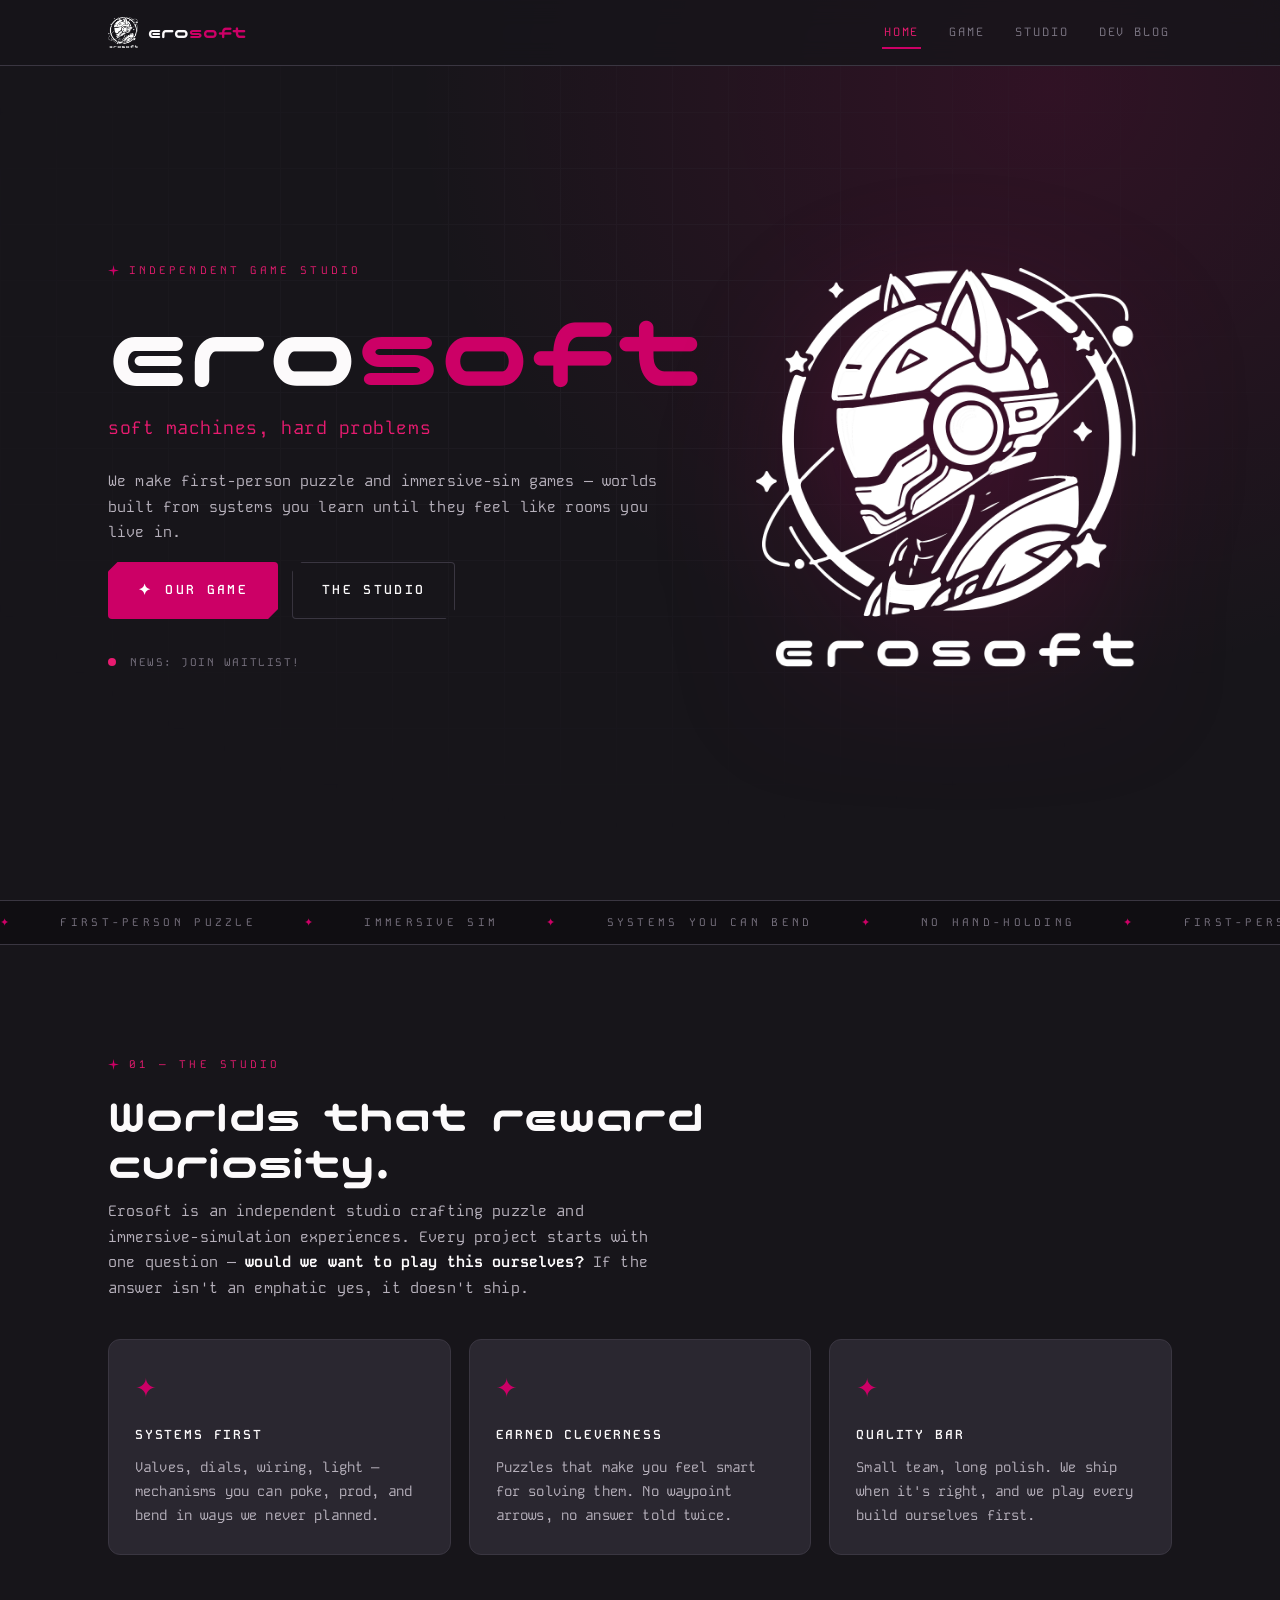
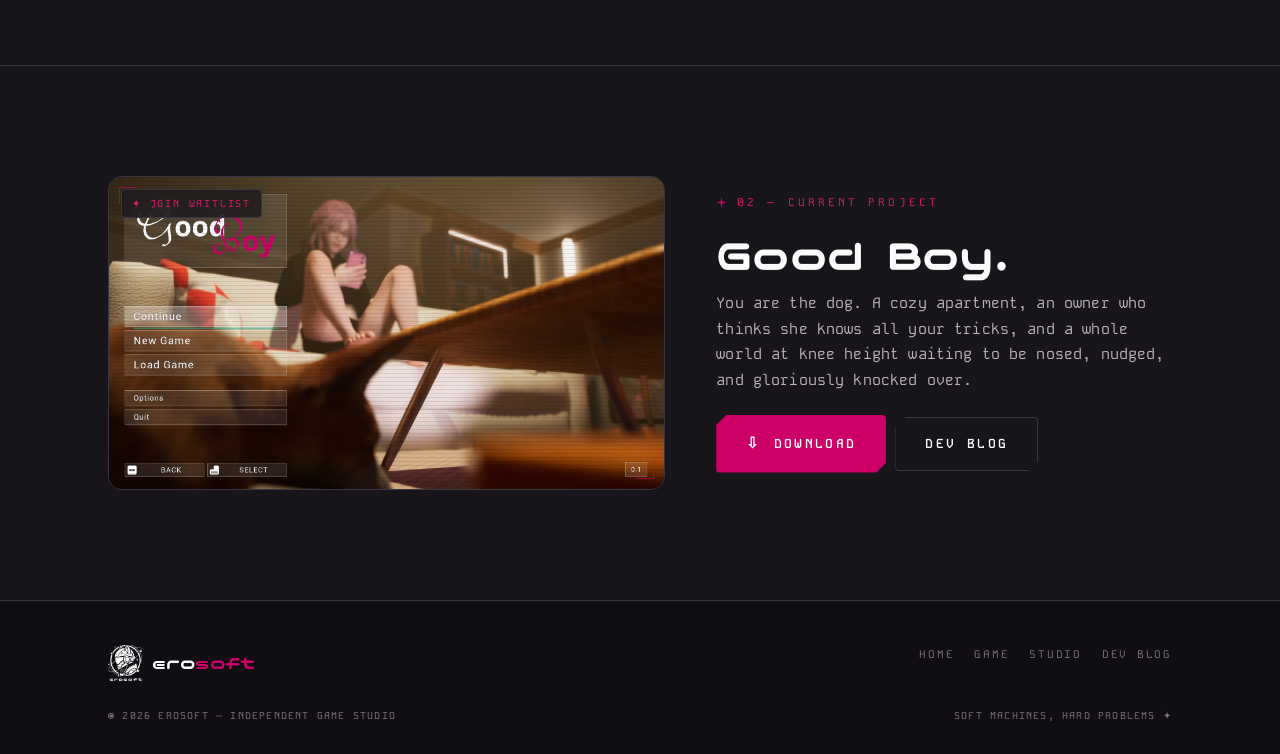
<file: index.html>
<!DOCTYPE html>
<html lang="en">
<head>
<meta charset="UTF-8">
<meta name="viewport" content="width=device-width, initial-scale=1.0">
<title>erosoft — independent game studio</title>
<meta name="description" content="erosoft makes first-person puzzle and immersive-sim games. Soft machines, hard problems.">
<link rel="icon" type="image/png" href="assets/img/logo-rose.png">
<link rel="stylesheet" href="css/style.css">
</head>
<body>

<header class="nav">
  <div class="wrap">
    <a class="brand" href="index.html">
      <img src="assets/img/logo-white.png" alt="erosoft mark">
      <span>ero<b>soft</b></span>
    </a>
    <button class="burger" aria-expanded="false" aria-label="Toggle menu">menu</button>
    <nav class="links">
      <a class="item active" href="index.html">Home</a>
      <a class="item" href="game.html">Game</a>
      <a class="item" href="studio.html">Studio</a>
      <a class="item" href="blog.html">Dev Blog</a>
    </nav>
  </div>
</header>


<section class="hero">
  <div class="grid-bg"></div>
  <div class="starfield" data-count="14"></div>
  <div class="wrap">
    <div>
      <p class="eyebrow"><svg class="spark" viewBox="0 0 24 24" aria-hidden="true"><path d="M12 0 L14 10 L24 12 L14 14 L12 24 L10 14 L0 12 L10 10 Z" fill="currentColor"/></svg>Independent game studio</p>
      <h1>ero<b>soft</b></h1>
      <p class="tag">soft machines, hard problems</p>
      <p>We make first-person puzzle and immersive-sim games &mdash; worlds built from
      systems you learn until they feel like rooms you live in.</p>
      <div class="cta-row">
        <a class="btn" href="game.html"><span class="k">&#10022;</span> Our game</a>
        <a class="btn ghost" href="studio.html">The studio</a>
      </div>
      <div class="status"><span class="dot"></span> News: Join waitlist!</div>
    </div>
    <div class="mark-wrap">
      <img class="mark" src="assets/img/logo-white.png" alt="erosoft logo mark">
    </div>
  </div>
</section>

<div class="marquee" aria-hidden="true">
  <div class="track">
    <span><i>&#10022;</i>first-person puzzle</span><span><i>&#10022;</i>immersive sim</span>
    <span><i>&#10022;</i>systems you can bend</span><span><i>&#10022;</i>no hand-holding</span>
    <span><i>&#10022;</i>first-person puzzle</span><span><i>&#10022;</i>immersive sim</span>
    <span><i>&#10022;</i>systems you can bend</span><span><i>&#10022;</i>no hand-holding</span>
  </div>
</div>

<section class="section">
  <div class="wrap">
    <p class="eyebrow reveal"><svg class="spark" viewBox="0 0 24 24" aria-hidden="true"><path d="M12 0 L14 10 L24 12 L14 14 L12 24 L10 14 L0 12 L10 10 Z" fill="currentColor"/></svg>01 &mdash; The studio</p>
    <h2 class="reveal">Worlds that reward<br>curiosity.</h2>
    <p class="reveal">Erosoft is an independent studio crafting puzzle and immersive-simulation
    experiences. Every project starts with one question &mdash; <strong>would we want to play
    this ourselves?</strong> If the answer isn't an emphatic yes, it doesn't ship.</p>
    <div class="cardgrid" style="margin-top:38px">
      <div class="card reveal">
        <span class="num">&#10022;</span>
        <h3>Systems first</h3>
        <p>Valves, dials, wiring, light &mdash; mechanisms you can poke, prod, and bend in ways we never planned.</p>
      </div>
      <div class="card reveal">
        <span class="num">&#10022;</span>
        <h3>Earned cleverness</h3>
        <p>Puzzles that make you feel smart for solving them. No waypoint arrows, no answer told twice.</p>
      </div>
      <div class="card reveal">
        <span class="num">&#10022;</span>
        <h3>Quality bar</h3>
        <p>Small team, long polish. We ship when it's right, and we play every build ourselves first.</p>
      </div>
    </div>
  </div>
</section>

<hr class="hairline">

<section class="section">
  <div class="wrap">
    <div class="feature">
      <div class="screen hud reveal">
        <img src="assets/img/shot-wide.jpg" alt="Good Boy — a corgi in a cozy apartment living room">
        <div class="scan"></div>
        <span class="chip">&#10022; Join waitlist</span>
      </div>
      <div>
        <p class="eyebrow reveal"><svg class="spark" viewBox="0 0 24 24" aria-hidden="true"><path d="M12 0 L14 10 L24 12 L14 14 L12 24 L10 14 L0 12 L10 10 Z" fill="currentColor"/></svg>02 &mdash; Current project</p>
        <h2 class="reveal">Good Boy.</h2>
        <p class="reveal"><!-- [PLACEHOLDER — swap for the official pitch when ready] -->
        You are the dog. A cozy apartment, an owner who thinks she knows all your
        tricks, and a whole world at knee height waiting to be nosed, nudged, and
        gloriously knocked over.</p>
        <div class="cta-row reveal" style="margin-top:22px">
          <a class="btn" href="game.html"><span class="k">&#8681;</span> Download</a>
          <a class="btn ghost" href="blog.html">Dev blog</a>
        </div>
      </div>
    </div>
  </div>
</section>


<footer>
  <div class="wrap">
    <div class="cols">
      <div class="fbrand">
        <img src="assets/img/logo-white.png" alt="">
        <span>ero<b>soft</b></span>
      </div>
      <nav>
        <a href="index.html">Home</a>
        <a href="game.html">Game</a>
        <a href="studio.html">Studio</a>
        <a href="blog.html">Dev Blog</a>
      </nav>
    </div>
    <div class="legal">
      <span>&copy; 2026 erosoft &mdash; independent game studio</span>
      <span>soft machines, hard problems &#10022;</span>
    </div>
  </div>
</footer>

<script src="js/main.js"></script>
</body>
</html>
</file>
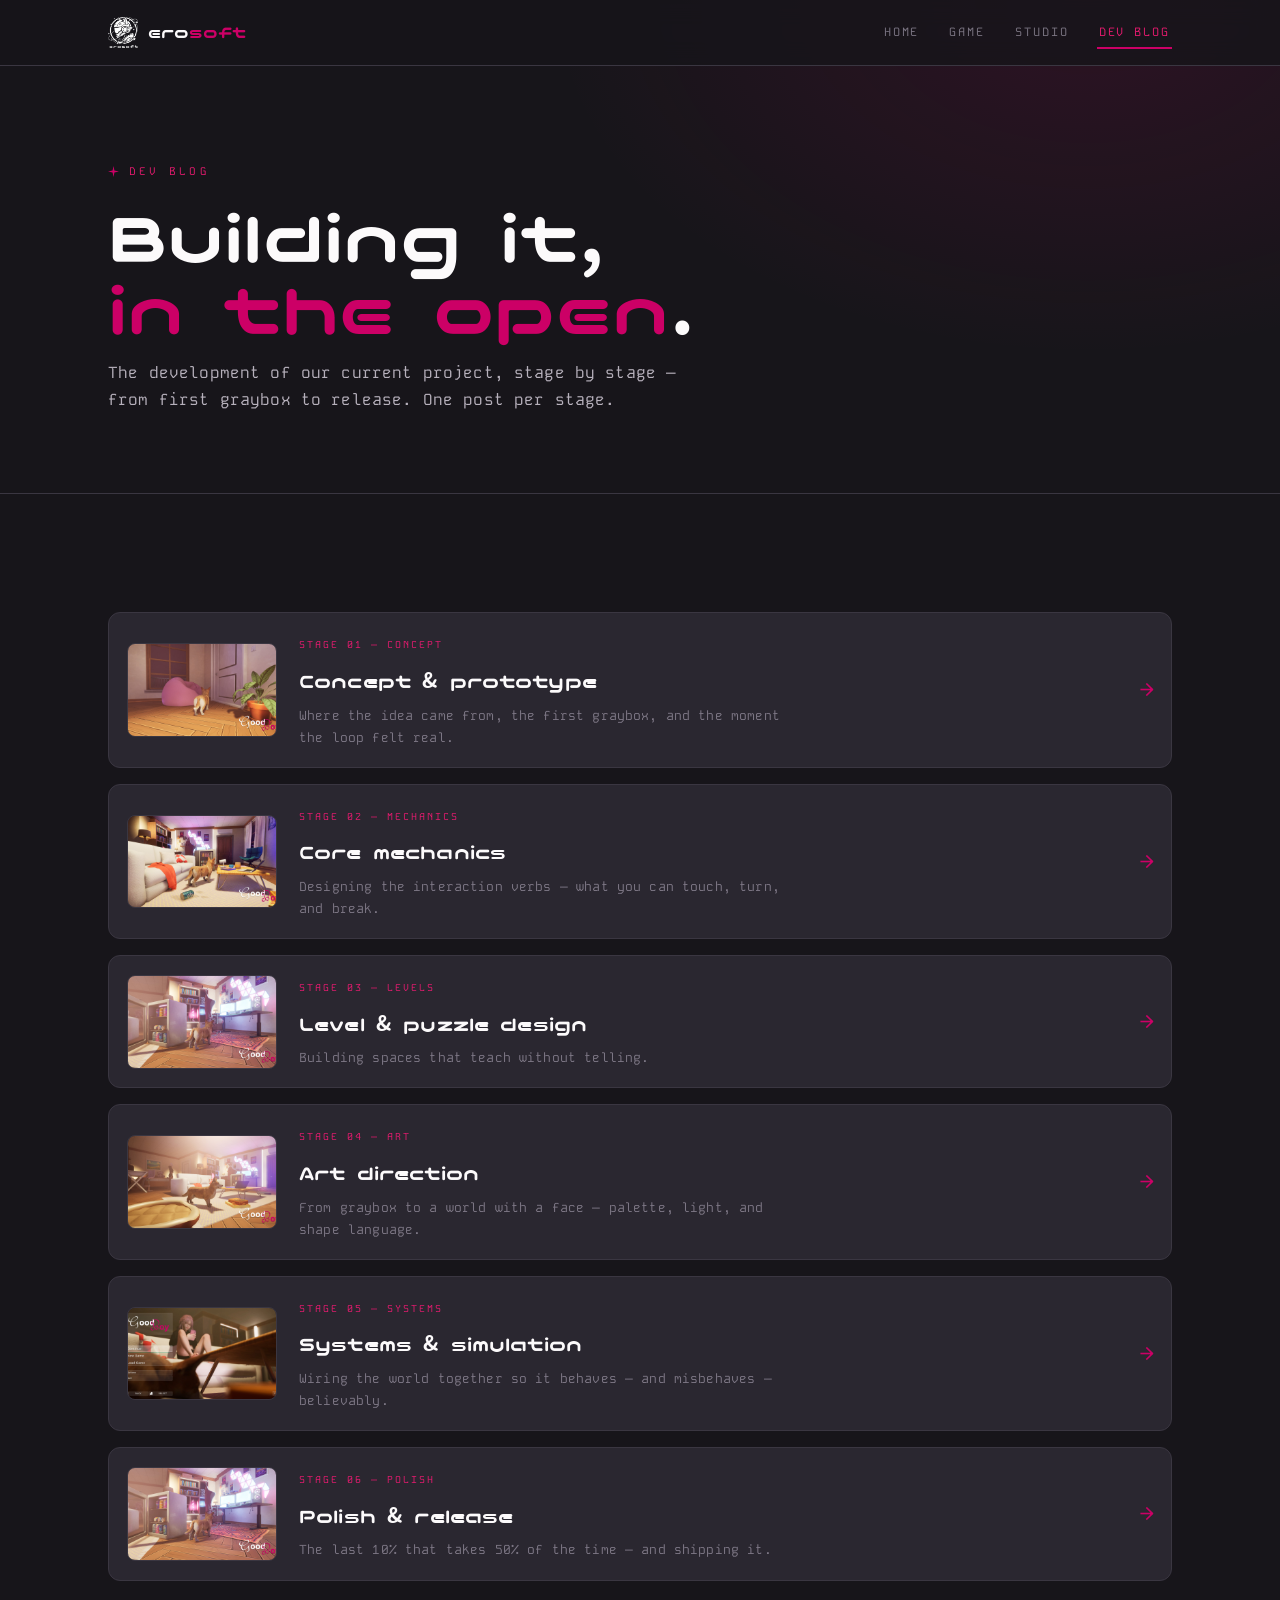
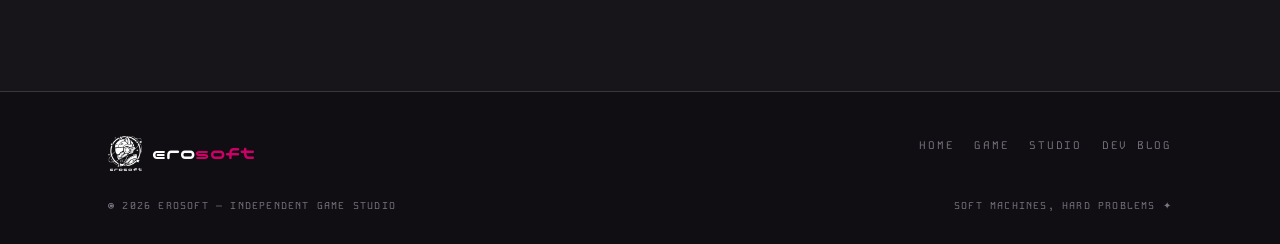
<file: blog.html>
<!DOCTYPE html>
<html lang="en">
<head>
<meta charset="UTF-8">
<meta name="viewport" content="width=device-width, initial-scale=1.0">
<title>Dev Blog — erosoft</title>
<meta name="description" content="Development of our current project, stage by stage.">
<link rel="icon" type="image/png" href="assets/img/logo-rose.png">
<link rel="stylesheet" href="css/style.css">
</head>
<body>

<header class="nav">
  <div class="wrap">
    <a class="brand" href="index.html">
      <img src="assets/img/logo-white.png" alt="erosoft mark">
      <span>ero<b>soft</b></span>
    </a>
    <button class="burger" aria-expanded="false" aria-label="Toggle menu">menu</button>
    <nav class="links">
      <a class="item" href="index.html">Home</a>
      <a class="item" href="game.html">Game</a>
      <a class="item" href="studio.html">Studio</a>
      <a class="item active" href="blog.html">Dev Blog</a>
    </nav>
  </div>
</header>


<section class="pagehead">
  <div class="starfield" data-count="8"></div>
  <div class="wrap">
    <p class="eyebrow"><svg class="spark" viewBox="0 0 24 24" aria-hidden="true"><path d="M12 0 L14 10 L24 12 L14 14 L12 24 L10 14 L0 12 L10 10 Z" fill="currentColor"/></svg>Dev blog</p>
    <h1>Building it,<br><b>in the open</b>.</h1>
    <p class="sub">The development of our current project, stage by stage &mdash; from first
    graybox to release. One post per stage.</p>
  </div>
</section>

<section class="section">
  <div class="wrap">
    <div class="postlist">
      <a class="postcard reveal" href="blog/post-01.html">
        <span class="thumb"><img src="assets/img/shot-menu.jpg" alt=""></span>
        <span>
          <span class="stage">Stage 01 &mdash; concept</span>
          <h3>Concept & prototype</h3>
          <p>Where the idea came from, the first graybox, and the moment the loop felt real.</p>
        </span>
        <span class="arrow">&#8594;</span>
      </a>
      <a class="postcard reveal" href="blog/post-02.html">
        <span class="thumb"><img src="assets/img/shot-hallway.jpg" alt=""></span>
        <span>
          <span class="stage">Stage 02 &mdash; mechanics</span>
          <h3>Core mechanics</h3>
          <p>Designing the interaction verbs — what you can touch, turn, and break.</p>
        </span>
        <span class="arrow">&#8594;</span>
      </a>
      <a class="postcard reveal" href="blog/post-03.html">
        <span class="thumb"><img src="assets/img/shot-living.jpg" alt=""></span>
        <span>
          <span class="stage">Stage 03 &mdash; levels</span>
          <h3>Level & puzzle design</h3>
          <p>Building spaces that teach without telling.</p>
        </span>
        <span class="arrow">&#8594;</span>
      </a>
      <a class="postcard reveal" href="blog/post-04.html">
        <span class="thumb"><img src="assets/img/shot-fridge.jpg" alt=""></span>
        <span>
          <span class="stage">Stage 04 &mdash; art</span>
          <h3>Art direction</h3>
          <p>From graybox to a world with a face — palette, light, and shape language.</p>
        </span>
        <span class="arrow">&#8594;</span>
      </a>
      <a class="postcard reveal" href="blog/post-05.html">
        <span class="thumb"><img src="assets/img/shot-wide.jpg" alt=""></span>
        <span>
          <span class="stage">Stage 05 &mdash; systems</span>
          <h3>Systems & simulation</h3>
          <p>Wiring the world together so it behaves — and misbehaves — believably.</p>
        </span>
        <span class="arrow">&#8594;</span>
      </a>
      <a class="postcard reveal" href="blog/post-06.html">
        <span class="thumb"><img src="assets/img/shot-living.jpg" alt=""></span>
        <span>
          <span class="stage">Stage 06 &mdash; polish</span>
          <h3>Polish & release</h3>
          <p>The last 10% that takes 50% of the time — and shipping it.</p>
        </span>
        <span class="arrow">&#8594;</span>
      </a>
    </div>
  </div>
</section>


<footer>
  <div class="wrap">
    <div class="cols">
      <div class="fbrand">
        <img src="assets/img/logo-white.png" alt="">
        <span>ero<b>soft</b></span>
      </div>
      <nav>
        <a href="index.html">Home</a>
        <a href="game.html">Game</a>
        <a href="studio.html">Studio</a>
        <a href="blog.html">Dev Blog</a>
      </nav>
    </div>
    <div class="legal">
      <span>&copy; 2026 erosoft &mdash; independent game studio</span>
      <span>soft machines, hard problems &#10022;</span>
    </div>
  </div>
</footer>

<script src="js/main.js"></script>
</body>
</html>
</file>
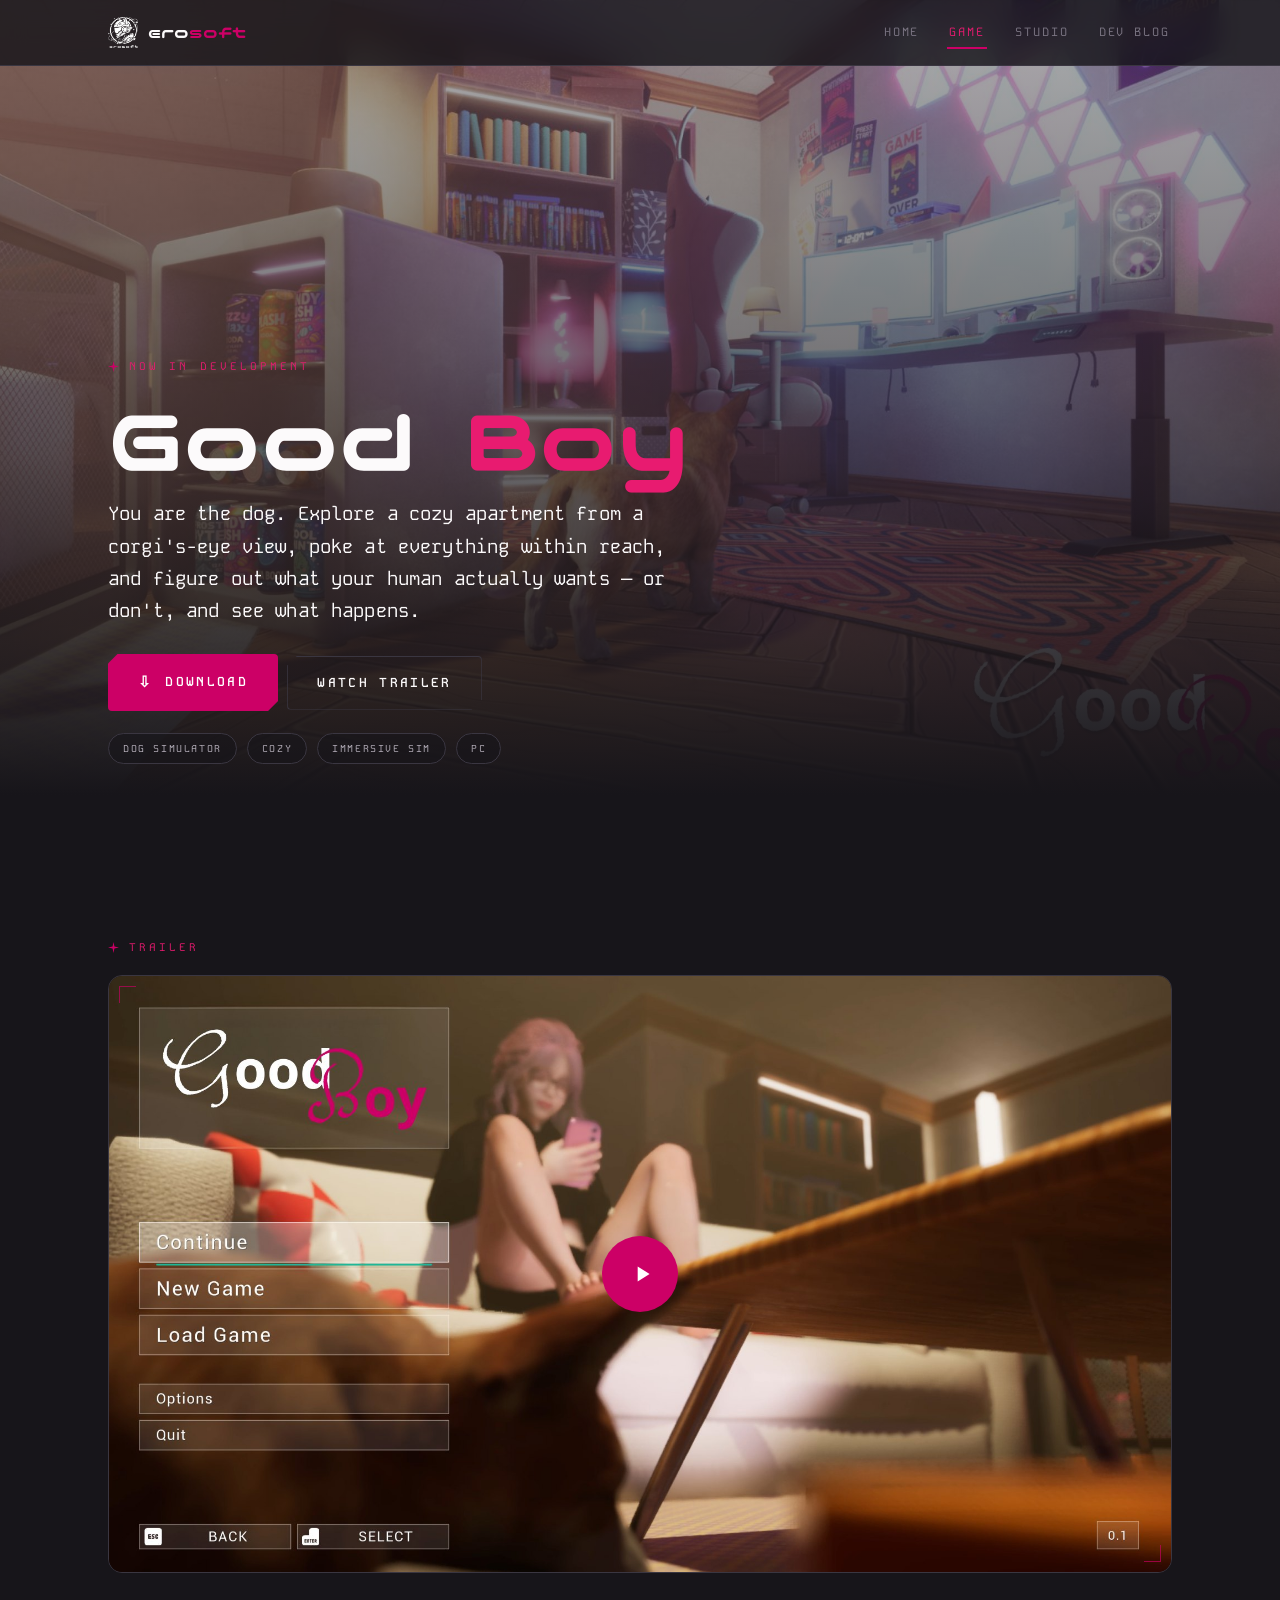
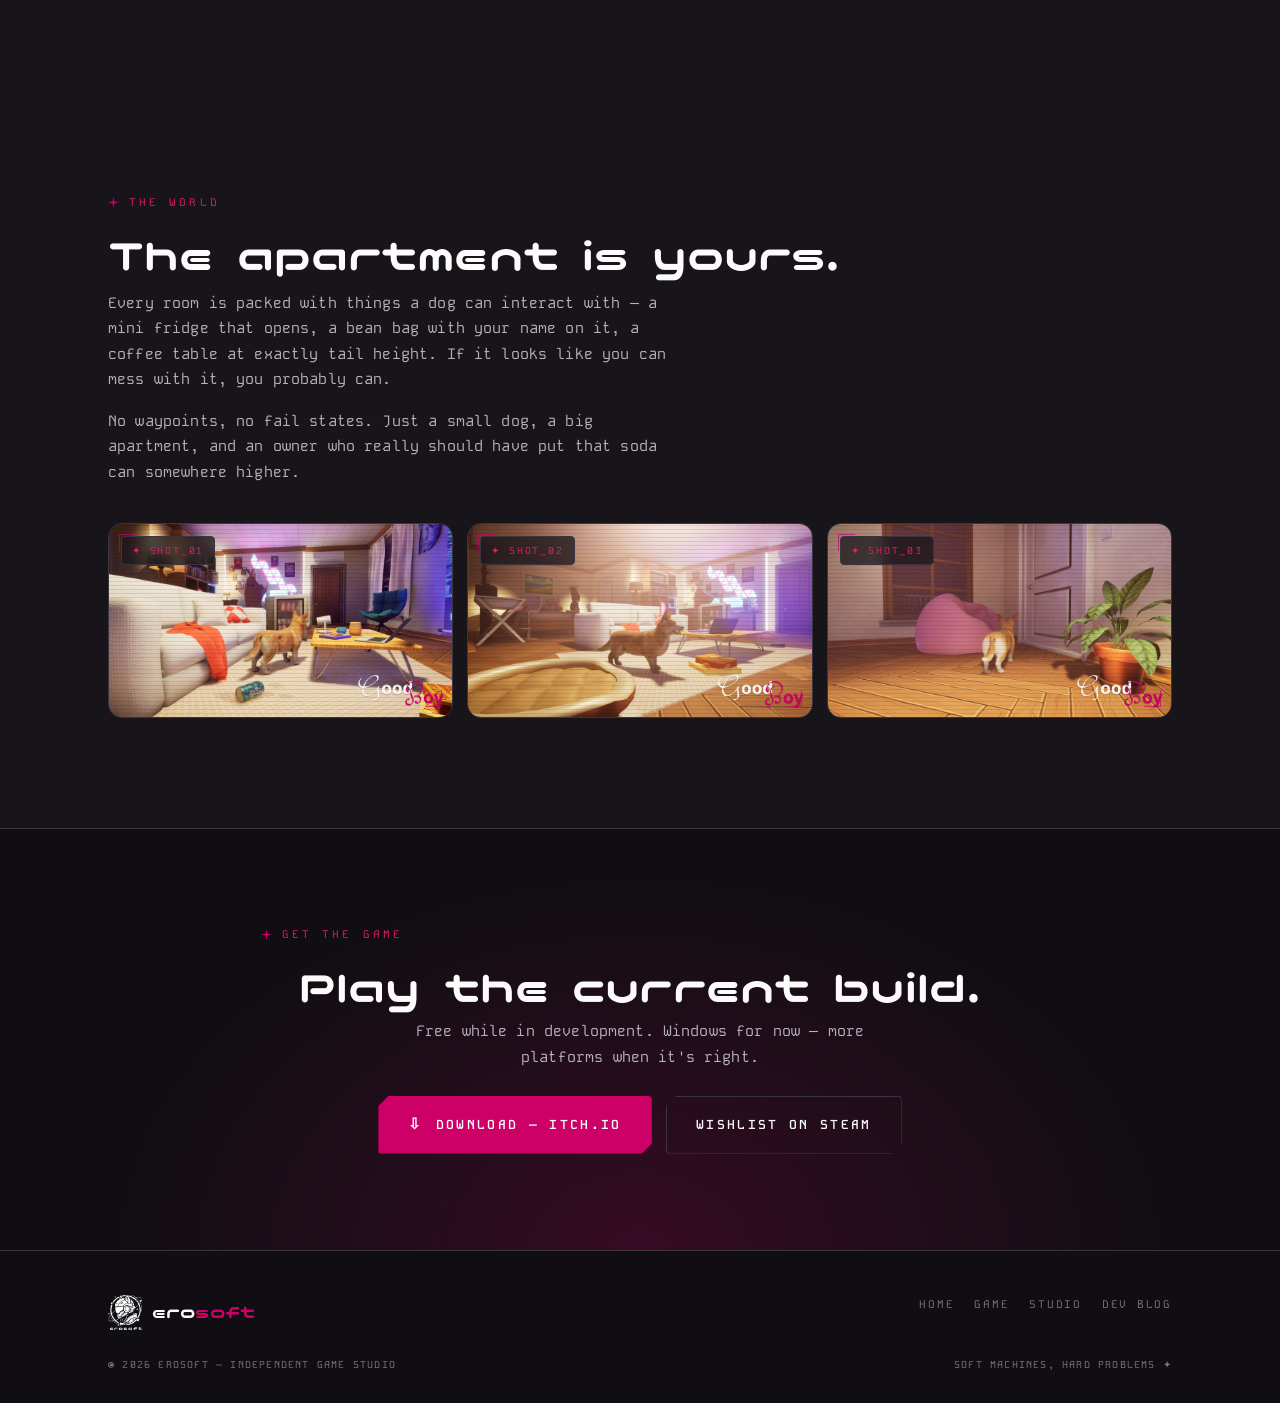
<file: game.html>
<!DOCTYPE html>
<html lang="en">
<head>
<meta charset="UTF-8">
<meta name="viewport" content="width=device-width, initial-scale=1.0">
<title>The Game — erosoft</title>
<meta name="description" content="Our current project: a first-person puzzle game. Watch the trailer and download the build.">
<link rel="icon" type="image/png" href="assets/img/logo-rose.png">
<link rel="stylesheet" href="css/style.css">
</head>
<body>

<header class="nav">
  <div class="wrap">
    <a class="brand" href="index.html">
      <img src="assets/img/logo-white.png" alt="erosoft mark">
      <span>ero<b>soft</b></span>
    </a>
    <button class="burger" aria-expanded="false" aria-label="Toggle menu">menu</button>
    <nav class="links">
      <a class="item" href="index.html">Home</a>
      <a class="item active" href="game.html">Game</a>
      <a class="item" href="studio.html">Studio</a>
      <a class="item" href="blog.html">Dev Blog</a>
    </nav>
  </div>
</header>


<section class="gamehero">
  <div class="bg"><img src="assets/img/shot-living.jpg" alt=""></div>
  <div class="wrap">
    <p class="eyebrow"><svg class="spark" viewBox="0 0 24 24" aria-hidden="true"><path d="M12 0 L14 10 L24 12 L14 14 L12 24 L10 14 L0 12 L10 10 Z" fill="currentColor"/></svg>Now in development</p>
    <h1 class="title">Good <b>Boy</b></h1>
    <p class="pitch"><!-- [PLACEHOLDER — swap for the official pitch from the mariopackage page] -->
    You are the dog. Explore a cozy apartment from a corgi's-eye view, poke at
    everything within reach, and figure out what your human actually wants &mdash;
    or don't, and see what happens.</p>
    <div class="cta-row">
      <a class="btn" href="#download"><span class="k">&#8681;</span> Download</a>
      <a class="btn ghost" href="#trailer">Watch trailer</a>
    </div>
    <div class="badge-row">
      <span class="badge">Dog simulator</span>
      <span class="badge">Cozy</span>
      <span class="badge">Immersive sim</span>
      <span class="badge">PC</span>
    </div>
  </div>
</section>

<section class="section" id="trailer">
  <div class="wrap">
    <p class="eyebrow reveal"><svg class="spark" viewBox="0 0 24 24" aria-hidden="true"><path d="M12 0 L14 10 L24 12 L14 14 L12 24 L10 14 L0 12 L10 10 Z" fill="currentColor"/></svg>Trailer</p>
    <div class="videoframe hud reveal">
      <!-- Drop trailer at assets/video/trailer.mp4 and uncomment: -->
      <video src="assets/video/trailer.mp4" poster="assets/img/shot-wide.jpg" preload="metadata"></video>
      <!-- <img src="assets/img/shot-wide.jpg" alt="Trailer placeholder — Good Boy living room"> -->
      <button class="play" aria-label="Play trailer">
        <svg viewBox="0 0 24 24" fill="currentColor" aria-hidden="true"><path d="M8 5v14l11-7z"/></svg>
      </button>
    </div>
  </div>
</section>

<section class="section">
  <div class="wrap">
    <p class="eyebrow reveal"><svg class="spark" viewBox="0 0 24 24" aria-hidden="true"><path d="M12 0 L14 10 L24 12 L14 14 L12 24 L10 14 L0 12 L10 10 Z" fill="currentColor"/></svg>The world</p>
    <h2 class="reveal">The apartment is yours.</h2>
    <p class="reveal"><!-- [PLACEHOLDER — paragraph 1, official copy] -->
    Every room is packed with things a dog can interact with &mdash; a mini fridge that
    opens, a bean bag with your name on it, a coffee table at exactly tail height.
    If it looks like you can mess with it, you probably can.</p>
    <p class="reveal"><!-- [PLACEHOLDER — paragraph 2, official copy] -->
    No waypoints, no fail states. Just a small dog, a big apartment, and an owner
    who really should have put that soda can somewhere higher.</p>

    <div class="shots" style="margin-top:38px">
      <div class="screen hud reveal">
        <img src="assets/img/shot-hallway.jpg" alt="A corgi trotting past a pink bean bag toward a door">
        <div class="scan"></div><span class="chip">&#10022; shot_01</span>
      </div>
      <div class="screen hud reveal">
        <img src="assets/img/shot-fridge.jpg" alt="The corgi inspecting an open mini fridge full of soda cans">
        <div class="scan"></div><span class="chip">&#10022; shot_02</span>
      </div>
      <div class="screen hud reveal">
        <img src="assets/img/shot-menu.jpg" alt="Good Boy main menu — the owner on the couch, seen from dog height">
        <div class="scan"></div><span class="chip">&#10022; shot_03</span>
      </div>
    </div>
  </div>
</section>

<section class="dlband" id="download">
  <div class="wrap">
    <p class="eyebrow" style="justify-content:center"><svg class="spark" viewBox="0 0 24 24" aria-hidden="true"><path d="M12 0 L14 10 L24 12 L14 14 L12 24 L10 14 L0 12 L10 10 Z" fill="currentColor"/></svg>Get the game</p>
    <h2>Play the current build.</h2>
    <p style="margin:0 auto;max-width:52ch">Free while in development. Windows for now &mdash; more platforms when it's right.</p>
    <div class="stores">
      <a class="btn" href="https://erosoft-studio.itch.io/good-boy"><span class="k">&#8681;</span> Download &mdash; itch.io</a>
      <a class="btn ghost" href="#">Wishlist on Steam</a>
    </div>
  </div>
</section>


<footer>
  <div class="wrap">
    <div class="cols">
      <div class="fbrand">
        <img src="assets/img/logo-white.png" alt="">
        <span>ero<b>soft</b></span>
      </div>
      <nav>
        <a href="index.html">Home</a>
        <a href="game.html">Game</a>
        <a href="studio.html">Studio</a>
        <a href="blog.html">Dev Blog</a>
      </nav>
    </div>
    <div class="legal">
      <span>&copy; 2026 erosoft &mdash; independent game studio</span>
      <span>soft machines, hard problems &#10022;</span>
    </div>
  </div>
</footer>

<script src="js/main.js"></script>
</body>
</html>
</file>
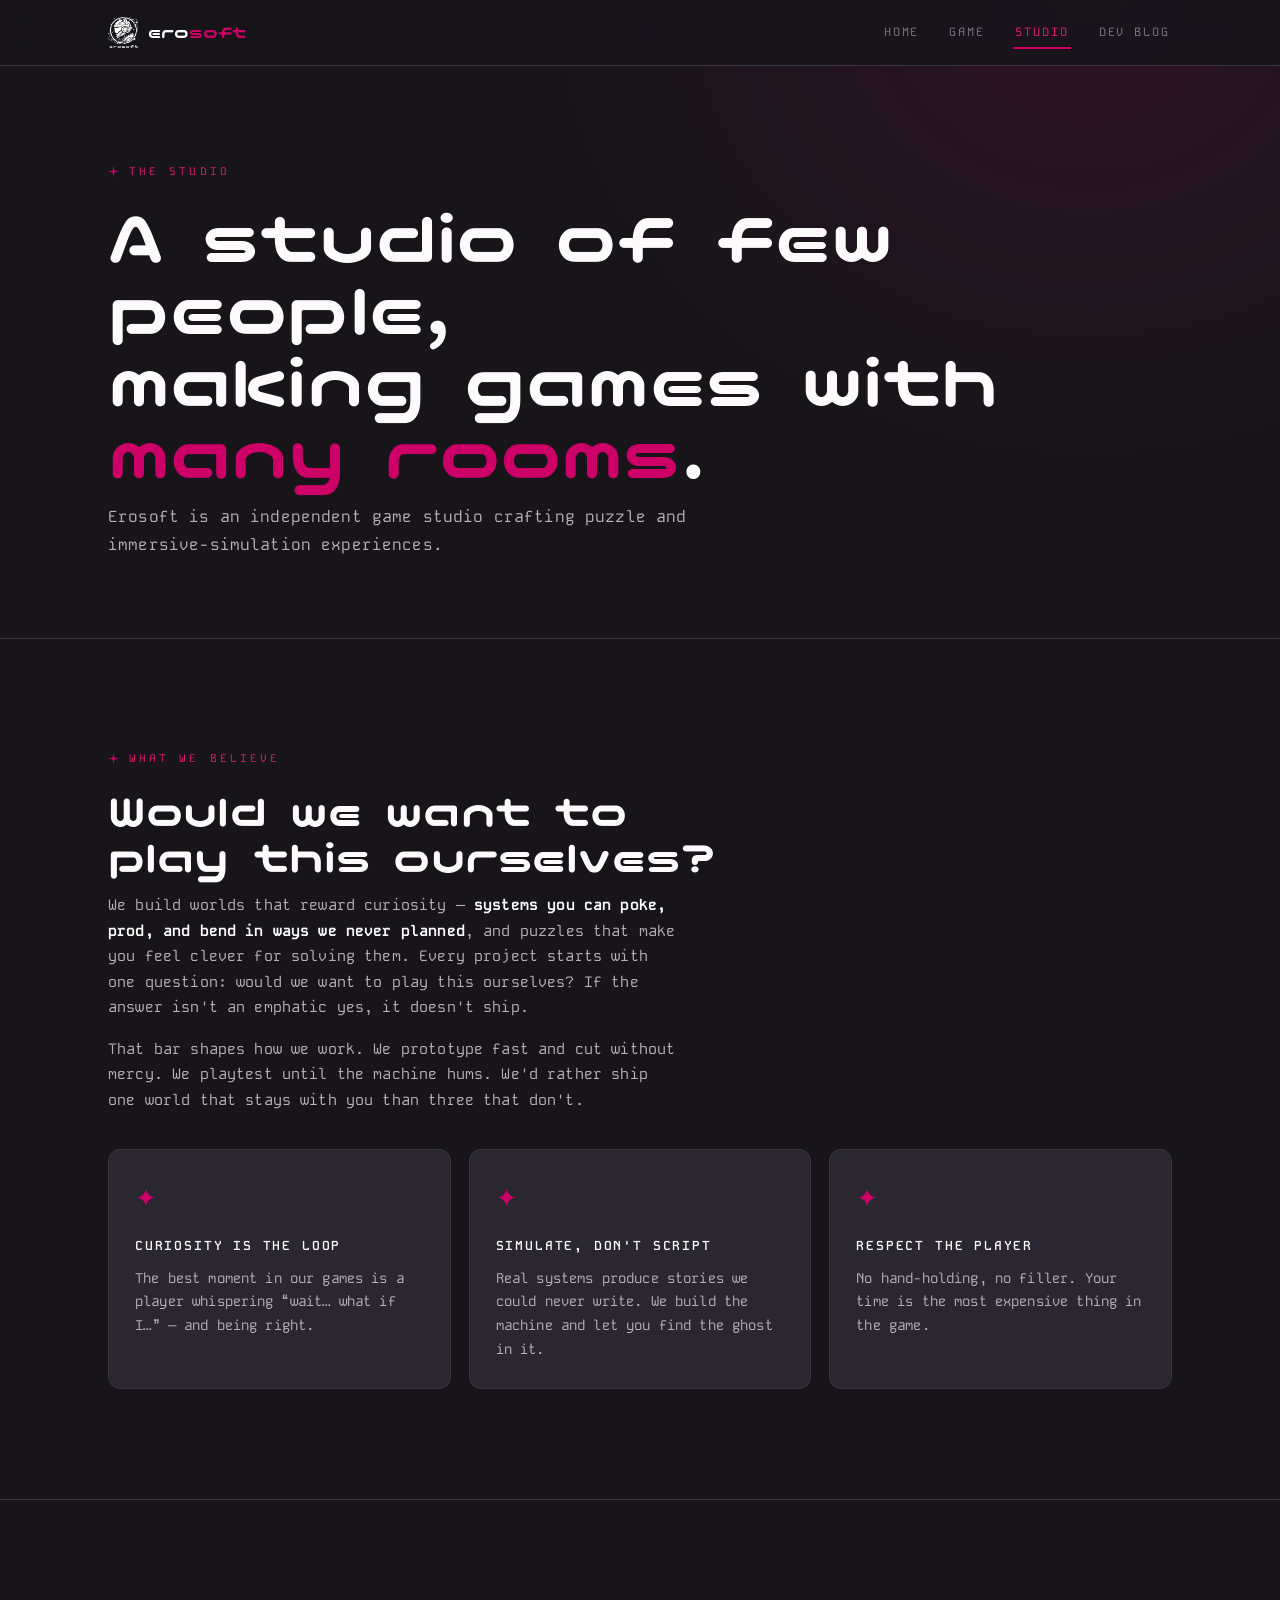
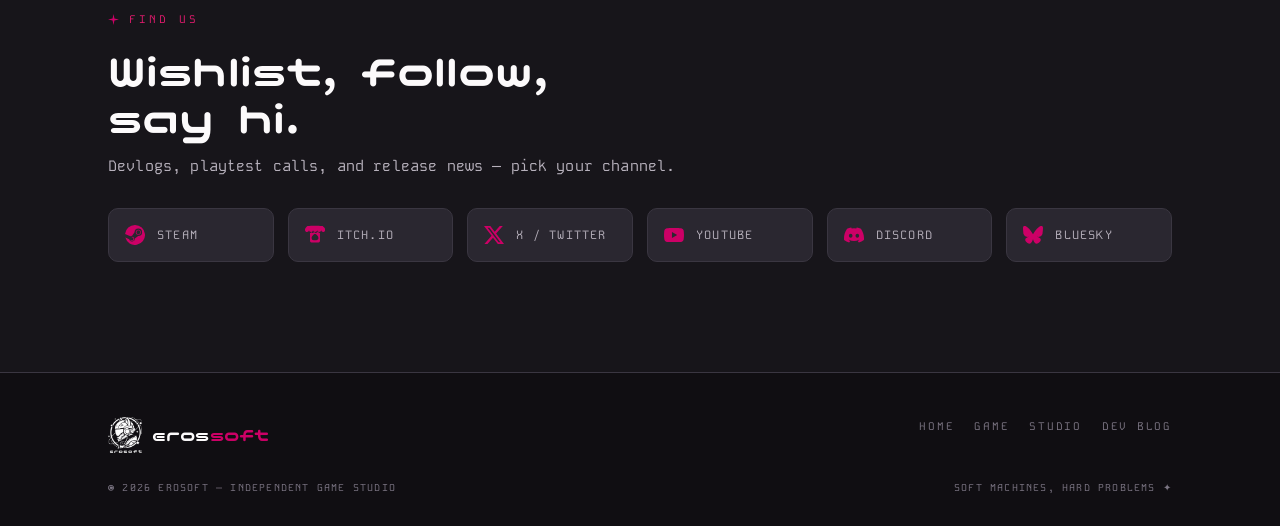
<file: studio.html>
<!DOCTYPE html>
<html lang="en">
<head>
<meta charset="UTF-8">
<meta name="viewport" content="width=device-width, initial-scale=1.0">
<title>Studio — erosoft</title>
<meta name="description" content="About erosoft: an independent studio crafting puzzle and immersive-simulation experiences.">
<link rel="icon" type="image/png" href="assets/img/logo-rose.png">
<link rel="stylesheet" href="css/style.css">
</head>
<body>

<header class="nav">
  <div class="wrap">
    <a class="brand" href="index.html">
      <img src="assets/img/logo-white.png" alt="erosoft mark">
      <span>ero<b>soft</b></span>
    </a>
    <button class="burger" aria-expanded="false" aria-label="Toggle menu">menu</button>
    <nav class="links">
      <a class="item" href="index.html">Home</a>
      <a class="item" href="game.html">Game</a>
      <a class="item active" href="studio.html">Studio</a>
      <a class="item" href="blog.html">Dev Blog</a>
    </nav>
  </div>
</header>


<section class="pagehead">
  <div class="starfield" data-count="8"></div>
  <div class="wrap">
    <p class="eyebrow"><svg class="spark" viewBox="0 0 24 24" aria-hidden="true"><path d="M12 0 L14 10 L24 12 L14 14 L12 24 L10 14 L0 12 L10 10 Z" fill="currentColor"/></svg>The studio</p>
    <h1>A studio of few people,<br>making games with <b>many rooms</b>.</h1>
    <p class="sub">Erosoft is an independent game studio crafting puzzle and
    immersive-simulation experiences.</p>
  </div>
</section>

<section class="section">
  <div class="wrap">
    <p class="eyebrow reveal"><svg class="spark" viewBox="0 0 24 24" aria-hidden="true"><path d="M12 0 L14 10 L24 12 L14 14 L12 24 L10 14 L0 12 L10 10 Z" fill="currentColor"/></svg>What we believe</p>
    <h2 class="reveal">Would we want to<br>play this ourselves?</h2>
    <p class="reveal">We build worlds that reward curiosity &mdash; <strong>systems you can poke, prod,
    and bend in ways we never planned</strong>, and puzzles that make you feel clever for solving
    them. Every project starts with one question: would we want to play this ourselves?
    If the answer isn't an emphatic yes, it doesn't ship.</p>
    <p class="reveal">That bar shapes how we work. We prototype fast and cut without mercy. We playtest
    until the machine hums. We'd rather ship one world that stays with you than three
    that don't.</p>

    <div class="values">
      <div class="card reveal">
        <span class="num">&#10022;</span>
        <h3>Curiosity is the loop</h3>
        <p>The best moment in our games is a player whispering &ldquo;wait&hellip; what if I&hellip;&rdquo; &mdash; and being right.</p>
      </div>
      <div class="card reveal">
        <span class="num">&#10022;</span>
        <h3>Simulate, don't script</h3>
        <p>Real systems produce stories we could never write. We build the machine and let you find the ghost in it.</p>
      </div>
      <div class="card reveal">
        <span class="num">&#10022;</span>
        <h3>Respect the player</h3>
        <p>No hand-holding, no filler. Your time is the most expensive thing in the game.</p>
      </div>
    </div>
  </div>
</section>

<hr class="hairline">

<section class="section">
  <div class="wrap">
    <p class="eyebrow reveal"><svg class="spark" viewBox="0 0 24 24" aria-hidden="true"><path d="M12 0 L14 10 L24 12 L14 14 L12 24 L10 14 L0 12 L10 10 Z" fill="currentColor"/></svg>Find us</p>
    <h2 class="reveal">Wishlist, follow,<br>say hi.</h2>
    <p class="reveal">Devlogs, playtest calls, and release news &mdash; pick your channel.</p>
    <div class="socialgrid reveal">
      <a class="social" href="#" aria-label="Steam (placeholder link)">
        <svg viewBox="0 0 24 24" fill="currentColor" aria-hidden="true"><path d="M11.98 0A12 12 0 0 0 .06 10.85l6.44 2.66a3.4 3.4 0 0 1 1.92-.59h.16l2.86-4.14v-.06a4.54 4.54 0 1 1 4.54 4.54h-.1l-4.08 2.91v.14a3.4 3.4 0 0 1-6.75.67L.42 15.13A12 12 0 1 0 11.98 0ZM7.54 18.21l-1.47-.61a2.55 2.55 0 0 0 4.92-.96 2.55 2.55 0 0 0-2.54-2.55c-.33 0-.65.06-.94.18l1.52.63a1.88 1.88 0 0 1-1.49 3.45v-.14Zm11.47-9.5a3.02 3.02 0 1 0-6.04 0 3.02 3.02 0 0 0 6.04 0Zm-5.28 0a2.27 2.27 0 1 1 4.54 0 2.27 2.27 0 0 1-4.54 0Z"/></svg>
        <span>Steam</span>
      </a>
      <a class="social" href="#" aria-label="itch.io (placeholder link)">
        <svg viewBox="0 0 24 24" fill="currentColor" aria-hidden="true"><path d="M3.13 1.34C2.08 1.96.01 4.35 0 4.98v1.04c0 1.32 1.23 2.48 2.35 2.48 1.34 0 2.46-1.11 2.46-2.43 0 1.32 1.08 2.43 2.42 2.43s2.39-1.11 2.39-2.43c0 1.32 1.15 2.43 2.49 2.43h.02c1.34 0 2.49-1.11 2.49-2.43 0 1.32 1.05 2.43 2.39 2.43s2.42-1.11 2.42-2.43c0 1.32 1.12 2.43 2.46 2.43 1.12 0 2.35-1.16 2.35-2.48V4.98c-.01-.63-2.08-3.02-3.13-3.64C17.6 1.23 14.9 1 12 1s-6.85.18-8.87.34Zm5.51 6.87a2.77 2.77 0 0 1-2.22 1.28h-.01c-.14 0-.27-.01-.41-.04v9.27c0 1.31.34 2.29 1.72 2.29h8.55c1.39 0 1.72-.98 1.72-2.29V9.45c-.13.03-.27.04-.4.04h-.02a2.77 2.77 0 0 1-2.22-1.28 2.79 2.79 0 0 1-2.22 1.28 2.72 2.72 0 0 1-2.14-1.17 2.75 2.75 0 0 1-2.13 1.17 2.75 2.75 0 0 1-2.22-1.28Zm3.36 2.62c.86 0 1.63.6 1.63.6l1.36 1.44c.7.76 1.14 1.79 1.14 2.71 0 1.5-1.22 2.71-2.72 2.71h-2.82a2.72 2.72 0 0 1-2.72-2.71c0-.92.44-1.95 1.14-2.71l1.36-1.44s.77-.6 1.63-.6Z"/></svg>
        <span>itch.io</span>
      </a>
      <a class="social" href="#" aria-label="X / Twitter (placeholder link)">
        <svg viewBox="0 0 24 24" fill="currentColor" aria-hidden="true"><path d="M18.9 1.15h3.68l-8.04 9.19L24 22.85h-7.4l-5.8-7.58-6.64 7.58H.47l8.6-9.83L0 1.15h7.59l5.24 6.93 6.07-6.93Zm-1.29 19.5h2.04L6.49 3.24H4.3l13.31 17.41Z"/></svg>
        <span>X / Twitter</span>
      </a>
      <a class="social" href="#" aria-label="YouTube (placeholder link)">
        <svg viewBox="0 0 24 24" fill="currentColor" aria-hidden="true"><path d="M23.5 6.19a3.02 3.02 0 0 0-2.12-2.14C19.5 3.55 12 3.55 12 3.55s-7.5 0-9.38.5A3.02 3.02 0 0 0 .5 6.19 31.5 31.5 0 0 0 0 12a31.5 31.5 0 0 0 .5 5.81 3.02 3.02 0 0 0 2.12 2.14c1.88.5 9.38.5 9.38.5s7.5 0 9.38-.5a3.02 3.02 0 0 0 2.12-2.14A31.5 31.5 0 0 0 24 12a31.5 31.5 0 0 0-.5-5.81ZM9.55 15.57V8.43L15.82 12l-6.27 3.57Z"/></svg>
        <span>YouTube</span>
      </a>
      <a class="social" href="#" aria-label="Discord (placeholder link)">
        <svg viewBox="0 0 24 24" fill="currentColor" aria-hidden="true"><path d="M20.32 4.37a19.8 19.8 0 0 0-4.89-1.52.07.07 0 0 0-.08.04c-.21.38-.44.87-.6 1.25a18.3 18.3 0 0 0-5.5 0 12.6 12.6 0 0 0-.61-1.25.08.08 0 0 0-.08-.04 19.7 19.7 0 0 0-4.88 1.52.07.07 0 0 0-.04.03C.53 9.05-.32 13.58.1 18.06a.08.08 0 0 0 .03.05 19.9 19.9 0 0 0 6 3.03.08.08 0 0 0 .08-.03c.46-.63.87-1.3 1.22-2a.08.08 0 0 0-.04-.11 13.1 13.1 0 0 1-1.87-.9.08.08 0 0 1-.01-.12c.13-.1.25-.19.37-.29a.07.07 0 0 1 .08-.01 14.2 14.2 0 0 0 12.06 0 .07.07 0 0 1 .08 0c.12.11.25.21.37.3a.08.08 0 0 1 0 .12c-.6.35-1.22.65-1.87.9a.08.08 0 0 0-.04.11c.36.7.77 1.36 1.22 2a.08.08 0 0 0 .08.02 19.8 19.8 0 0 0 6.01-3.03.08.08 0 0 0 .03-.05c.5-5.18-.84-9.68-3.55-13.66a.06.06 0 0 0-.03-.03ZM8.02 15.33c-1.18 0-2.16-1.08-2.16-2.42s.96-2.42 2.16-2.42c1.21 0 2.18 1.1 2.16 2.42 0 1.34-.96 2.42-2.16 2.42Zm7.97 0c-1.18 0-2.15-1.08-2.15-2.42s.95-2.42 2.15-2.42c1.22 0 2.18 1.1 2.16 2.42 0 1.34-.94 2.42-2.16 2.42Z"/></svg>
        <span>Discord</span>
      </a>
      <a class="social" href="#" aria-label="Bluesky (placeholder link)">
        <svg viewBox="0 0 24 24" fill="currentColor" aria-hidden="true"><path d="M5.2 2.72C7.95 4.78 10.9 8.96 12 11.2c1.09-2.24 4.05-6.42 6.8-8.48C20.78 1.23 24 .08 24 3.75c0 .73-.42 6.15-.67 7.03-.86 3.06-4 3.84-6.8 3.36 4.9.83 6.14 3.59 3.45 6.34-5.1 5.24-7.33-1.31-7.83-3-.09-.3-.13-.45-.15-.33-.02-.12-.06.03-.15.33-.5 1.69-2.73 8.24-7.83 3-2.69-2.75-1.44-5.51 3.45-6.34-2.8.48-5.94-.3-6.8-3.36C.42 9.9 0 4.48 0 3.75 0 .08 3.22 1.23 5.2 2.72Z"/></svg>
        <span>Bluesky</span>
      </a>
    </div>
  </div>
</section>


<footer>
  <div class="wrap">
    <div class="cols">
      <div class="fbrand">
        <img src="assets/img/logo-white.png" alt="">
        <span>eros<b>soft</b></span>
      </div>
      <nav>
        <a href="index.html">Home</a>
        <a href="game.html">Game</a>
        <a href="studio.html">Studio</a>
        <a href="blog.html">Dev Blog</a>
      </nav>
    </div>
    <div class="legal">
      <span>&copy; 2026 erosoft &mdash; independent game studio</span>
      <span>soft machines, hard problems &#10022;</span>
    </div>
  </div>
</footer>

<script src="js/main.js"></script>
</body>
</html>
</file>
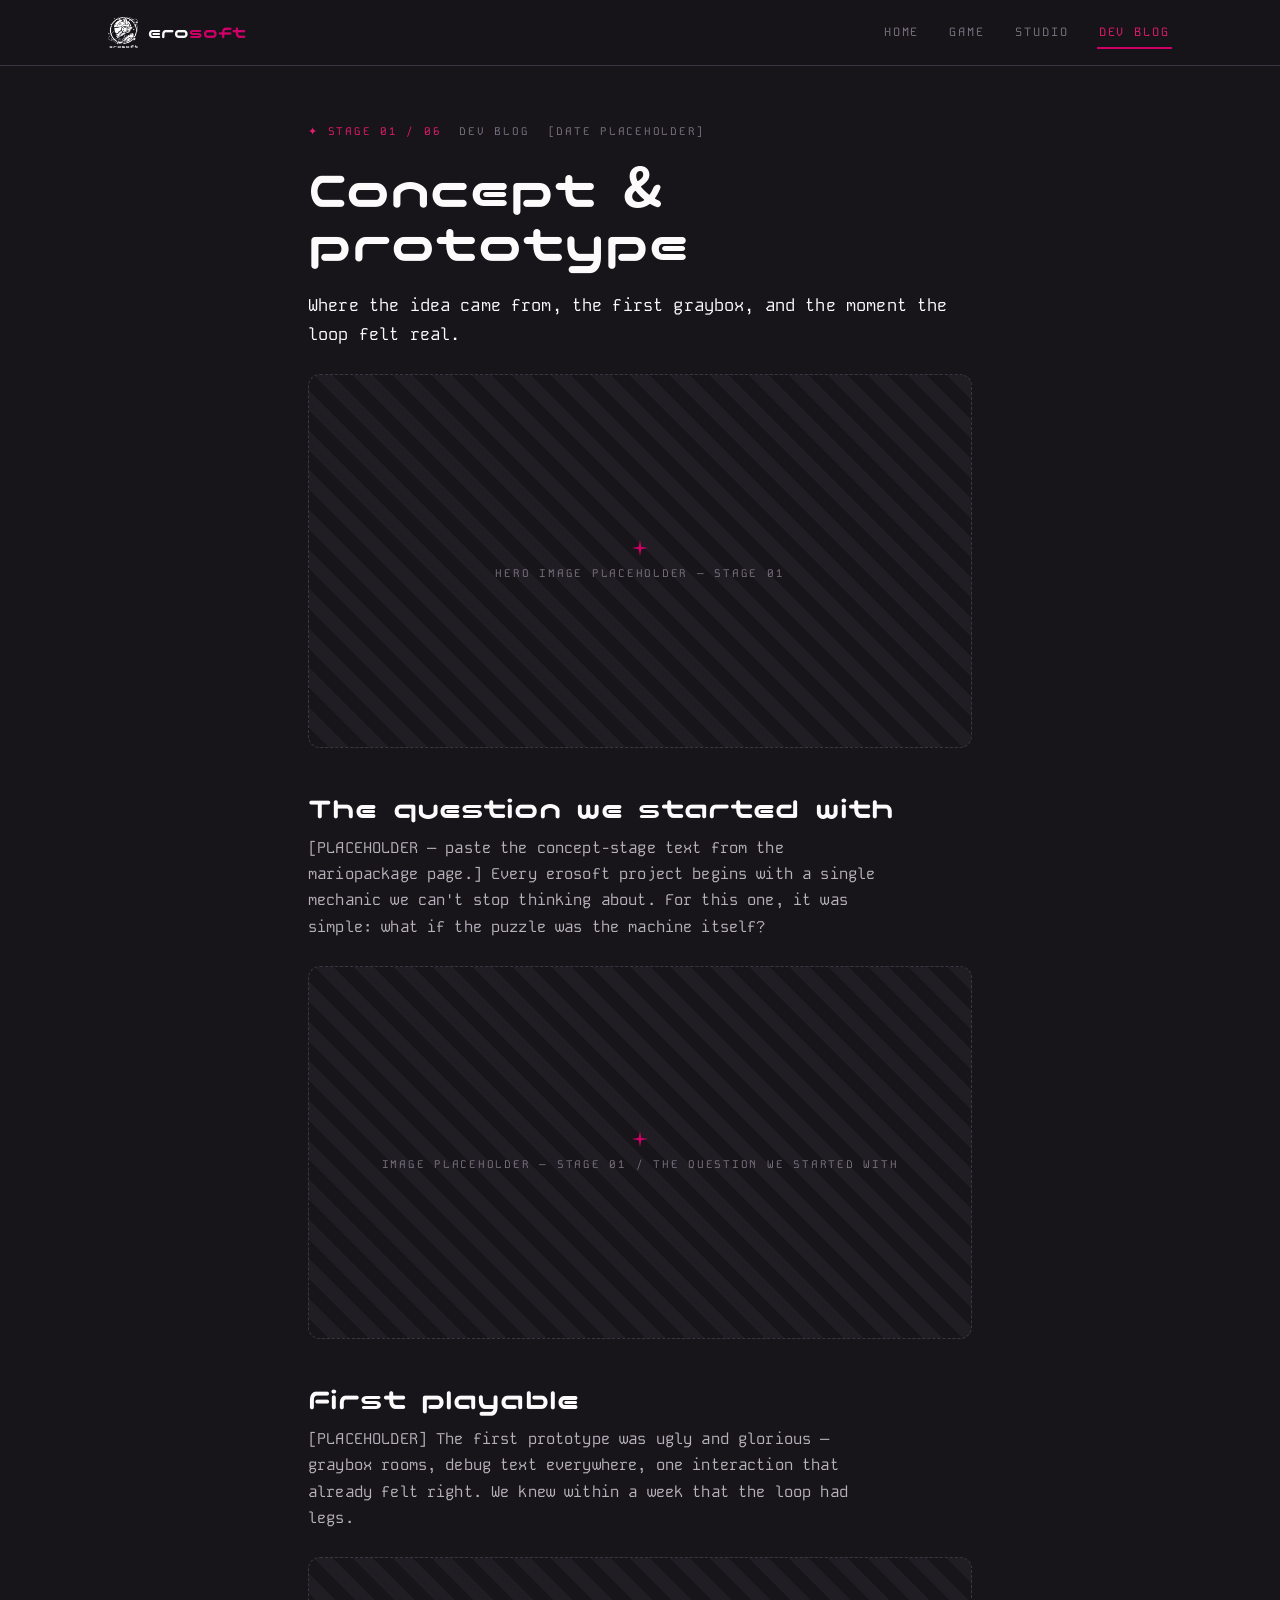
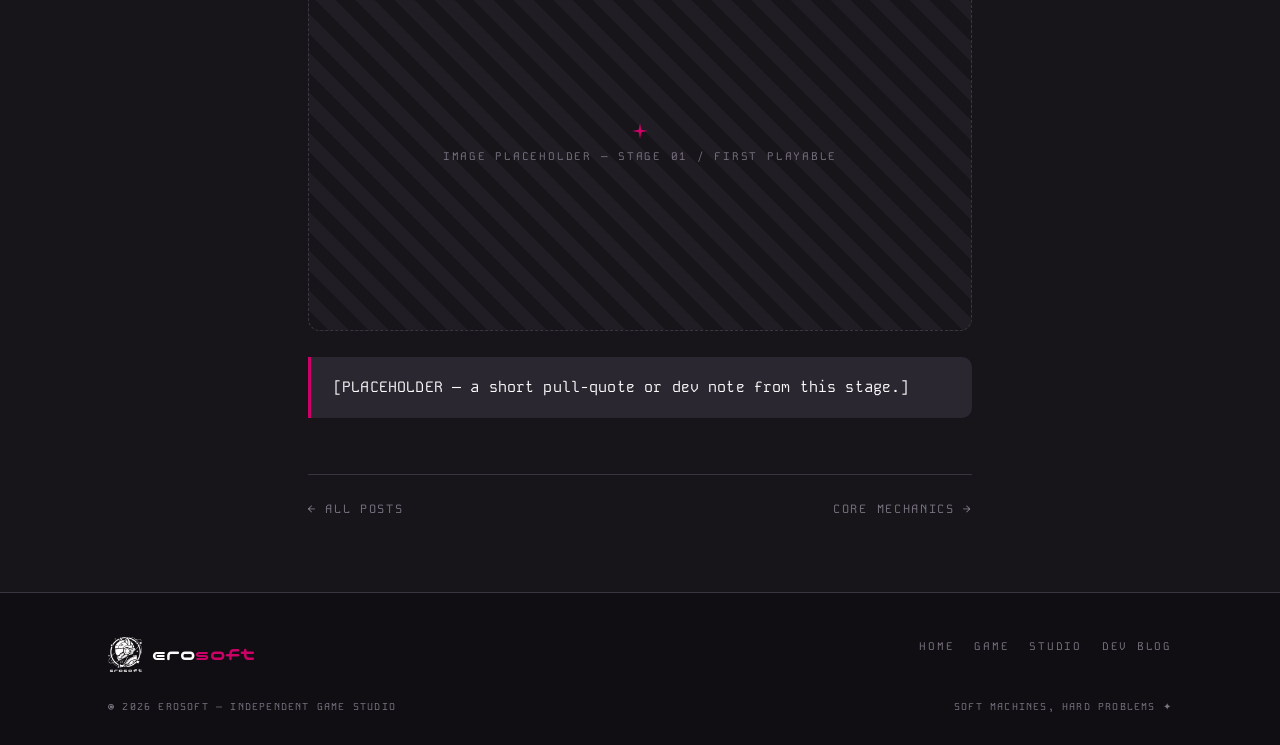
<file: blog/post-01.html>
<!DOCTYPE html>
<html lang="en">
<head>
<meta charset="UTF-8">
<meta name="viewport" content="width=device-width, initial-scale=1.0">
<title>Concept & prototype — erosoft dev blog</title>
<meta name="description" content="Where the idea came from, the first graybox, and the moment the loop felt real.">
<link rel="icon" type="image/png" href="../assets/img/logo-rose.png">
<link rel="stylesheet" href="../css/style.css">
</head>
<body>

<header class="nav">
  <div class="wrap">
    <a class="brand" href="../index.html">
      <img src="../assets/img/logo-white.png" alt="erosoft mark">
      <span>ero<b>soft</b></span>
    </a>
    <button class="burger" aria-expanded="false" aria-label="Toggle menu">menu</button>
    <nav class="links">
      <a class="item" href="../index.html">Home</a>
      <a class="item" href="../game.html">Game</a>
      <a class="item" href="../studio.html">Studio</a>
      <a class="item active" href="../blog.html">Dev Blog</a>
    </nav>
  </div>
</header>


<article class="article" style="padding-top:calc(var(--nav-h) + 56px)">
    <div class="meta">
      <span class="st">&#10022; Stage 01 / 06</span>
      <span>dev blog</span>
      <span>[date placeholder]</span>
    </div>
    <h1>Concept & prototype</h1>
    <p class="reveal" style="font-size:17px;color:var(--paper)">Where the idea came from, the first graybox, and the moment the loop felt real.</p>
    <div class="imgph reveal"><svg class="spark" viewBox="0 0 24 24" aria-hidden="true"><path d="M12 0 L14 10 L24 12 L14 14 L12 24 L10 14 L0 12 L10 10 Z" fill="currentColor"/></svg><span>hero image placeholder &mdash; stage 01</span></div>
    <h2 class="reveal">The question we started with</h2>
    <p class="reveal">[PLACEHOLDER — paste the concept-stage text from the mariopackage page.] Every erosoft project begins with a single mechanic we can't stop thinking about. For this one, it was simple: what if the puzzle was the machine itself?</p>
    <div class="imgph reveal"><svg class="spark" viewBox="0 0 24 24" aria-hidden="true"><path d="M12 0 L14 10 L24 12 L14 14 L12 24 L10 14 L0 12 L10 10 Z" fill="currentColor"/></svg><span>image placeholder &mdash; stage 01 / the question we started with</span></div>
    <h2 class="reveal">First playable</h2>
    <p class="reveal">[PLACEHOLDER] The first prototype was ugly and glorious — graybox rooms, debug text everywhere, one interaction that already felt right. We knew within a week that the loop had legs.</p>
    <div class="imgph reveal"><svg class="spark" viewBox="0 0 24 24" aria-hidden="true"><path d="M12 0 L14 10 L24 12 L14 14 L12 24 L10 14 L0 12 L10 10 Z" fill="currentColor"/></svg><span>image placeholder &mdash; stage 01 / first playable</span></div>
    <blockquote class="reveal">[PLACEHOLDER — a short pull-quote or dev note from this stage.]</blockquote>
    <div class="postnav">
      <a href="../blog.html">&larr; All posts</a>
      <a href="post-02.html">Core mechanics &rarr;</a>
    </div>
</article>


<footer>
  <div class="wrap">
    <div class="cols">
      <div class="fbrand">
        <img src="../assets/img/logo-white.png" alt="">
        <span>ero<b>soft</b></span>
      </div>
      <nav>
        <a href="../index.html">Home</a>
        <a href="../game.html">Game</a>
        <a href="../studio.html">Studio</a>
        <a href="../blog.html">Dev Blog</a>
      </nav>
    </div>
    <div class="legal">
      <span>&copy; 2026 erosoft &mdash; independent game studio</span>
      <span>soft machines, hard problems &#10022;</span>
    </div>
  </div>
</footer>

<script src="../js/main.js"></script>
</body>
</html>
</file>
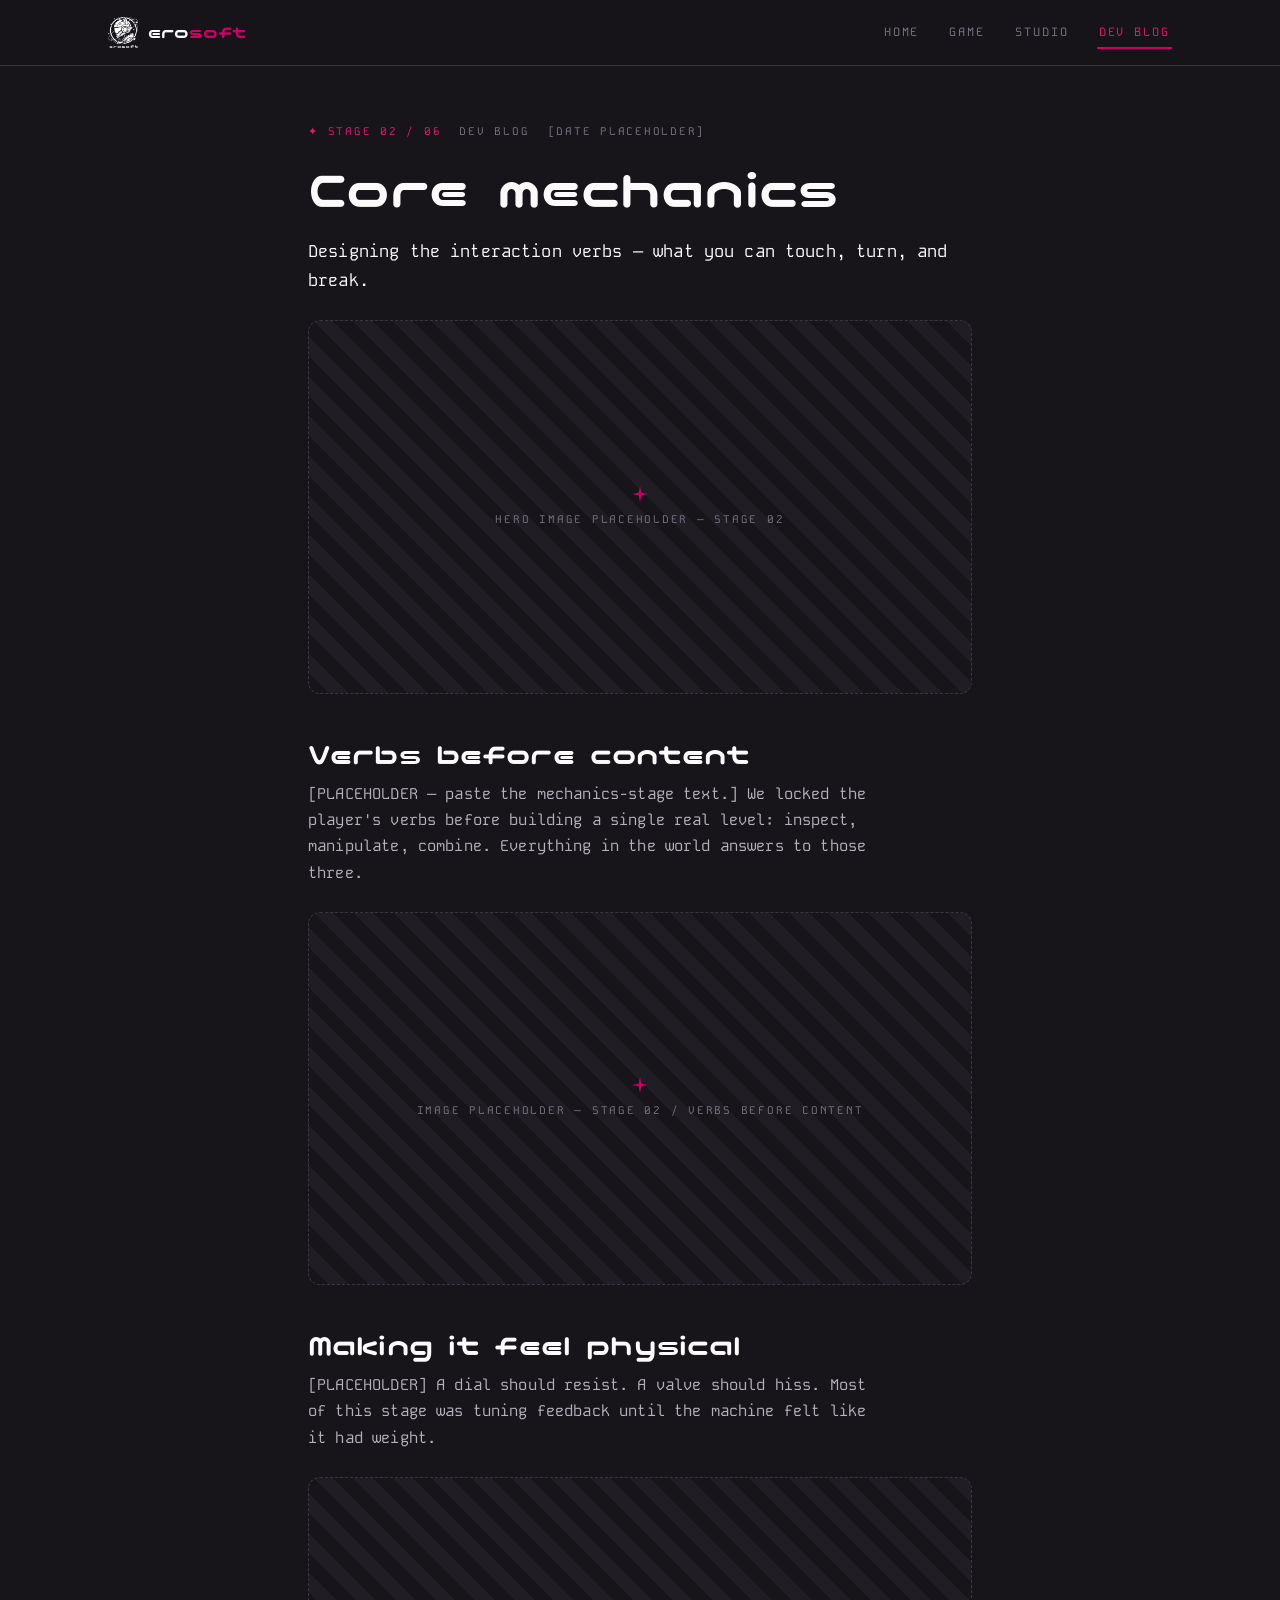
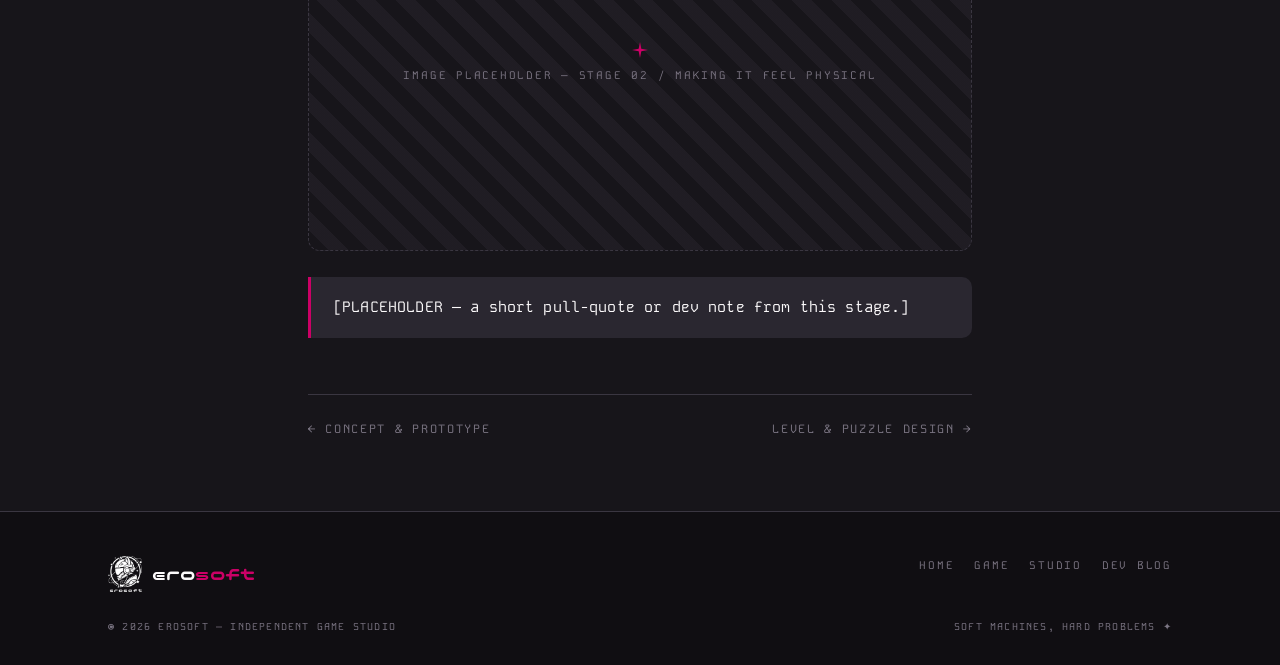
<file: blog/post-02.html>
<!DOCTYPE html>
<html lang="en">
<head>
<meta charset="UTF-8">
<meta name="viewport" content="width=device-width, initial-scale=1.0">
<title>Core mechanics — erosoft dev blog</title>
<meta name="description" content="Designing the interaction verbs — what you can touch, turn, and break.">
<link rel="icon" type="image/png" href="../assets/img/logo-rose.png">
<link rel="stylesheet" href="../css/style.css">
</head>
<body>

<header class="nav">
  <div class="wrap">
    <a class="brand" href="../index.html">
      <img src="../assets/img/logo-white.png" alt="erosoft mark">
      <span>ero<b>soft</b></span>
    </a>
    <button class="burger" aria-expanded="false" aria-label="Toggle menu">menu</button>
    <nav class="links">
      <a class="item" href="../index.html">Home</a>
      <a class="item" href="../game.html">Game</a>
      <a class="item" href="../studio.html">Studio</a>
      <a class="item active" href="../blog.html">Dev Blog</a>
    </nav>
  </div>
</header>


<article class="article" style="padding-top:calc(var(--nav-h) + 56px)">
    <div class="meta">
      <span class="st">&#10022; Stage 02 / 06</span>
      <span>dev blog</span>
      <span>[date placeholder]</span>
    </div>
    <h1>Core mechanics</h1>
    <p class="reveal" style="font-size:17px;color:var(--paper)">Designing the interaction verbs — what you can touch, turn, and break.</p>
    <div class="imgph reveal"><svg class="spark" viewBox="0 0 24 24" aria-hidden="true"><path d="M12 0 L14 10 L24 12 L14 14 L12 24 L10 14 L0 12 L10 10 Z" fill="currentColor"/></svg><span>hero image placeholder &mdash; stage 02</span></div>
    <h2 class="reveal">Verbs before content</h2>
    <p class="reveal">[PLACEHOLDER — paste the mechanics-stage text.] We locked the player's verbs before building a single real level: inspect, manipulate, combine. Everything in the world answers to those three.</p>
    <div class="imgph reveal"><svg class="spark" viewBox="0 0 24 24" aria-hidden="true"><path d="M12 0 L14 10 L24 12 L14 14 L12 24 L10 14 L0 12 L10 10 Z" fill="currentColor"/></svg><span>image placeholder &mdash; stage 02 / verbs before content</span></div>
    <h2 class="reveal">Making it feel physical</h2>
    <p class="reveal">[PLACEHOLDER] A dial should resist. A valve should hiss. Most of this stage was tuning feedback until the machine felt like it had weight.</p>
    <div class="imgph reveal"><svg class="spark" viewBox="0 0 24 24" aria-hidden="true"><path d="M12 0 L14 10 L24 12 L14 14 L12 24 L10 14 L0 12 L10 10 Z" fill="currentColor"/></svg><span>image placeholder &mdash; stage 02 / making it feel physical</span></div>
    <blockquote class="reveal">[PLACEHOLDER — a short pull-quote or dev note from this stage.]</blockquote>
    <div class="postnav">
      <a href="post-01.html">&larr; Concept & prototype</a>
      <a href="post-03.html">Level & puzzle design &rarr;</a>
    </div>
</article>


<footer>
  <div class="wrap">
    <div class="cols">
      <div class="fbrand">
        <img src="../assets/img/logo-white.png" alt="">
        <span>ero<b>soft</b></span>
      </div>
      <nav>
        <a href="../index.html">Home</a>
        <a href="../game.html">Game</a>
        <a href="../studio.html">Studio</a>
        <a href="../blog.html">Dev Blog</a>
      </nav>
    </div>
    <div class="legal">
      <span>&copy; 2026 erosoft &mdash; independent game studio</span>
      <span>soft machines, hard problems &#10022;</span>
    </div>
  </div>
</footer>

<script src="../js/main.js"></script>
</body>
</html>
</file>
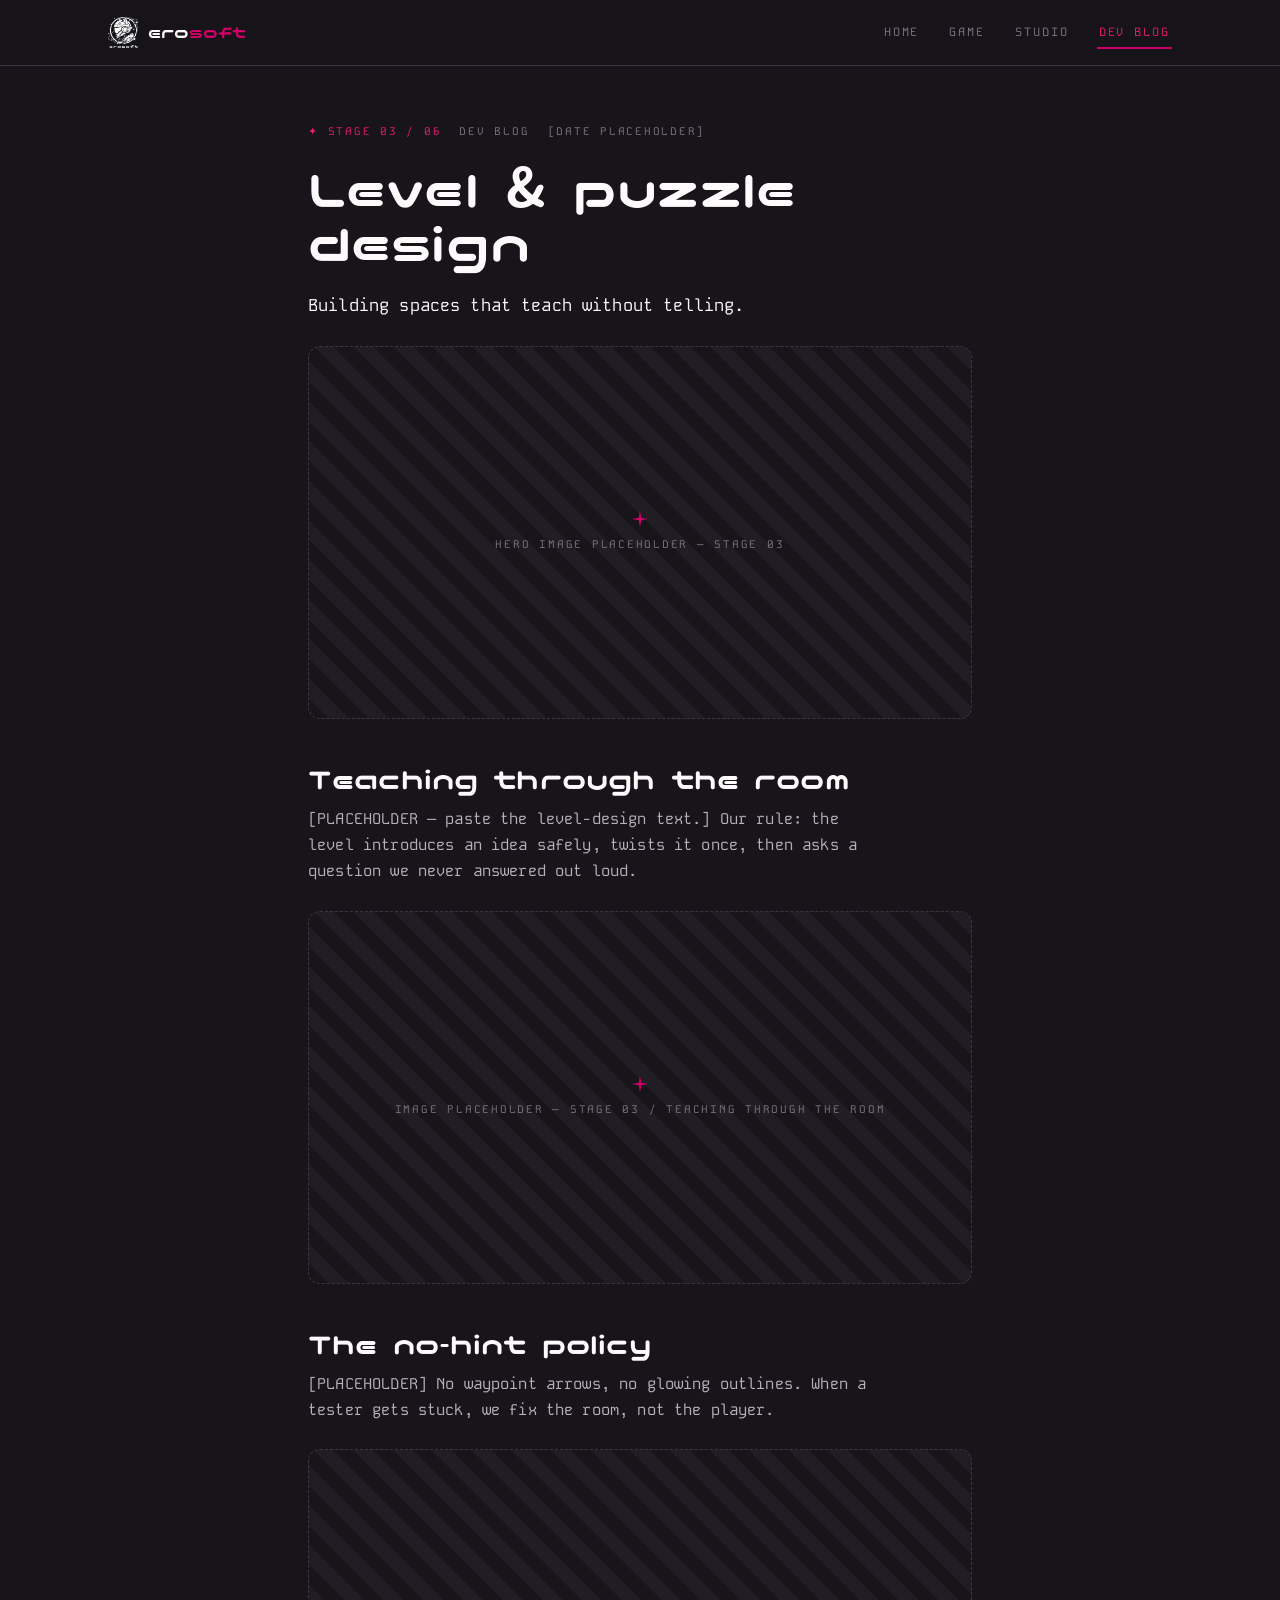
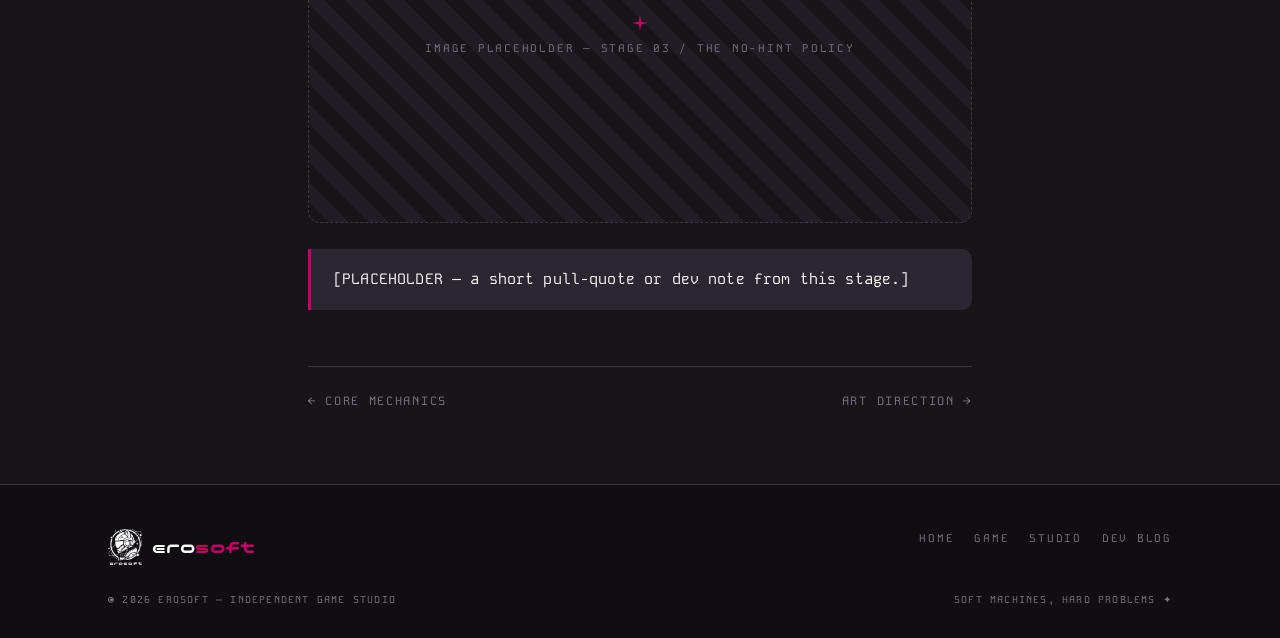
<file: blog/post-03.html>
<!DOCTYPE html>
<html lang="en">
<head>
<meta charset="UTF-8">
<meta name="viewport" content="width=device-width, initial-scale=1.0">
<title>Level & puzzle design — erosoft dev blog</title>
<meta name="description" content="Building spaces that teach without telling.">
<link rel="icon" type="image/png" href="../assets/img/logo-rose.png">
<link rel="stylesheet" href="../css/style.css">
</head>
<body>

<header class="nav">
  <div class="wrap">
    <a class="brand" href="../index.html">
      <img src="../assets/img/logo-white.png" alt="erosoft mark">
      <span>ero<b>soft</b></span>
    </a>
    <button class="burger" aria-expanded="false" aria-label="Toggle menu">menu</button>
    <nav class="links">
      <a class="item" href="../index.html">Home</a>
      <a class="item" href="../game.html">Game</a>
      <a class="item" href="../studio.html">Studio</a>
      <a class="item active" href="../blog.html">Dev Blog</a>
    </nav>
  </div>
</header>


<article class="article" style="padding-top:calc(var(--nav-h) + 56px)">
    <div class="meta">
      <span class="st">&#10022; Stage 03 / 06</span>
      <span>dev blog</span>
      <span>[date placeholder]</span>
    </div>
    <h1>Level & puzzle design</h1>
    <p class="reveal" style="font-size:17px;color:var(--paper)">Building spaces that teach without telling.</p>
    <div class="imgph reveal"><svg class="spark" viewBox="0 0 24 24" aria-hidden="true"><path d="M12 0 L14 10 L24 12 L14 14 L12 24 L10 14 L0 12 L10 10 Z" fill="currentColor"/></svg><span>hero image placeholder &mdash; stage 03</span></div>
    <h2 class="reveal">Teaching through the room</h2>
    <p class="reveal">[PLACEHOLDER — paste the level-design text.] Our rule: the level introduces an idea safely, twists it once, then asks a question we never answered out loud.</p>
    <div class="imgph reveal"><svg class="spark" viewBox="0 0 24 24" aria-hidden="true"><path d="M12 0 L14 10 L24 12 L14 14 L12 24 L10 14 L0 12 L10 10 Z" fill="currentColor"/></svg><span>image placeholder &mdash; stage 03 / teaching through the room</span></div>
    <h2 class="reveal">The no-hint policy</h2>
    <p class="reveal">[PLACEHOLDER] No waypoint arrows, no glowing outlines. When a tester gets stuck, we fix the room, not the player.</p>
    <div class="imgph reveal"><svg class="spark" viewBox="0 0 24 24" aria-hidden="true"><path d="M12 0 L14 10 L24 12 L14 14 L12 24 L10 14 L0 12 L10 10 Z" fill="currentColor"/></svg><span>image placeholder &mdash; stage 03 / the no-hint policy</span></div>
    <blockquote class="reveal">[PLACEHOLDER — a short pull-quote or dev note from this stage.]</blockquote>
    <div class="postnav">
      <a href="post-02.html">&larr; Core mechanics</a>
      <a href="post-04.html">Art direction &rarr;</a>
    </div>
</article>


<footer>
  <div class="wrap">
    <div class="cols">
      <div class="fbrand">
        <img src="../assets/img/logo-white.png" alt="">
        <span>ero<b>soft</b></span>
      </div>
      <nav>
        <a href="../index.html">Home</a>
        <a href="../game.html">Game</a>
        <a href="../studio.html">Studio</a>
        <a href="../blog.html">Dev Blog</a>
      </nav>
    </div>
    <div class="legal">
      <span>&copy; 2026 erosoft &mdash; independent game studio</span>
      <span>soft machines, hard problems &#10022;</span>
    </div>
  </div>
</footer>

<script src="../js/main.js"></script>
</body>
</html>
</file>
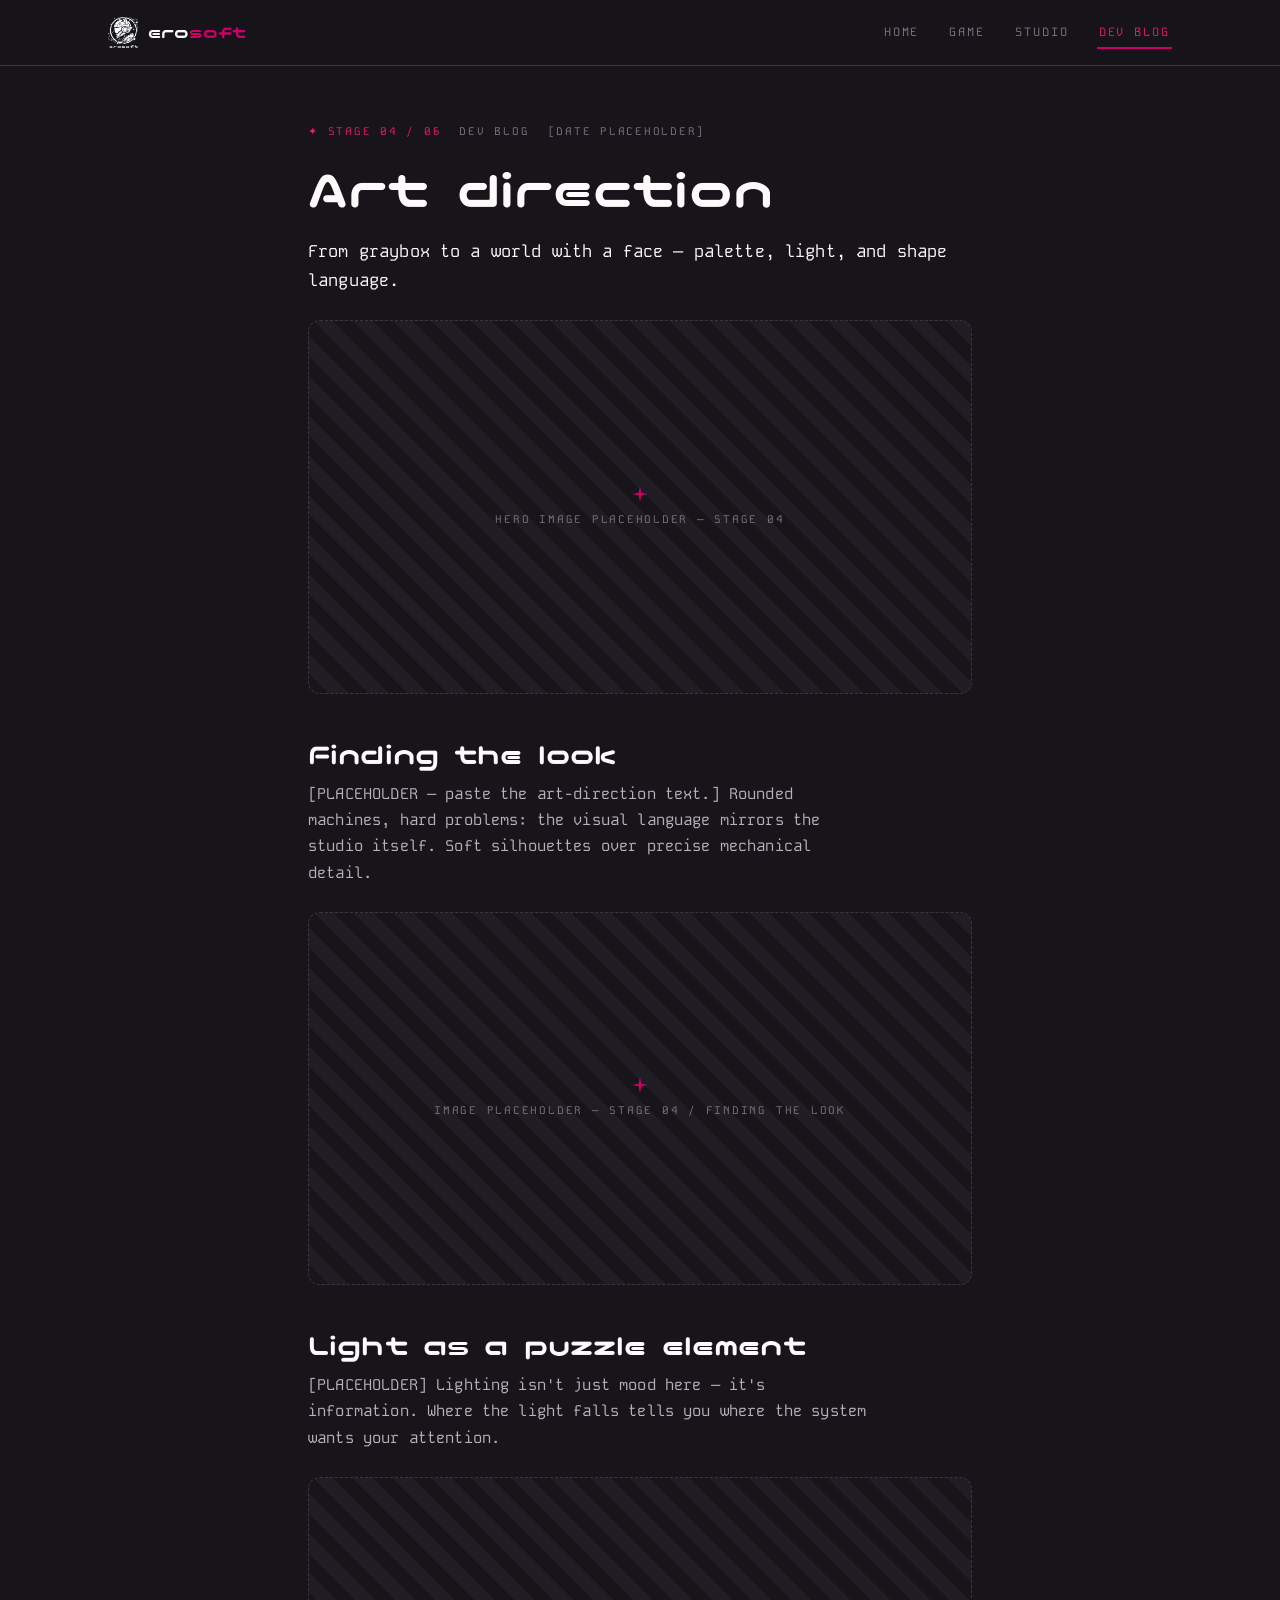
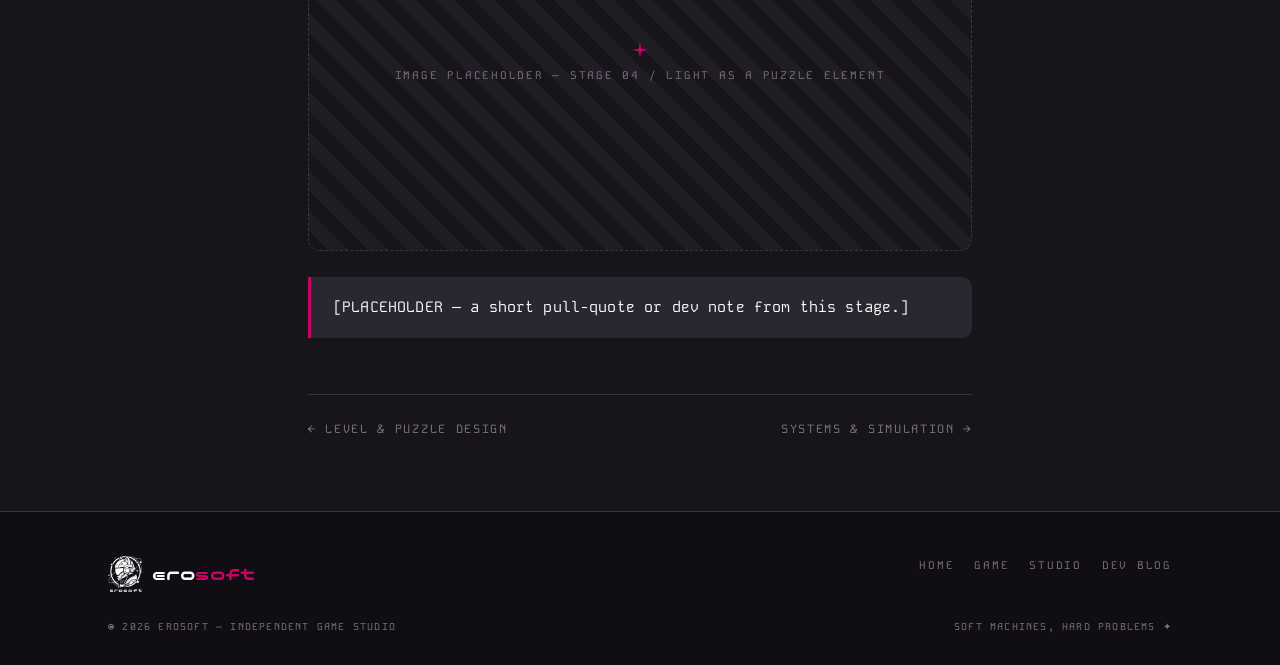
<file: blog/post-04.html>
<!DOCTYPE html>
<html lang="en">
<head>
<meta charset="UTF-8">
<meta name="viewport" content="width=device-width, initial-scale=1.0">
<title>Art direction — erosoft dev blog</title>
<meta name="description" content="From graybox to a world with a face — palette, light, and shape language.">
<link rel="icon" type="image/png" href="../assets/img/logo-rose.png">
<link rel="stylesheet" href="../css/style.css">
</head>
<body>

<header class="nav">
  <div class="wrap">
    <a class="brand" href="../index.html">
      <img src="../assets/img/logo-white.png" alt="erosoft mark">
      <span>ero<b>soft</b></span>
    </a>
    <button class="burger" aria-expanded="false" aria-label="Toggle menu">menu</button>
    <nav class="links">
      <a class="item" href="../index.html">Home</a>
      <a class="item" href="../game.html">Game</a>
      <a class="item" href="../studio.html">Studio</a>
      <a class="item active" href="../blog.html">Dev Blog</a>
    </nav>
  </div>
</header>


<article class="article" style="padding-top:calc(var(--nav-h) + 56px)">
    <div class="meta">
      <span class="st">&#10022; Stage 04 / 06</span>
      <span>dev blog</span>
      <span>[date placeholder]</span>
    </div>
    <h1>Art direction</h1>
    <p class="reveal" style="font-size:17px;color:var(--paper)">From graybox to a world with a face — palette, light, and shape language.</p>
    <div class="imgph reveal"><svg class="spark" viewBox="0 0 24 24" aria-hidden="true"><path d="M12 0 L14 10 L24 12 L14 14 L12 24 L10 14 L0 12 L10 10 Z" fill="currentColor"/></svg><span>hero image placeholder &mdash; stage 04</span></div>
    <h2 class="reveal">Finding the look</h2>
    <p class="reveal">[PLACEHOLDER — paste the art-direction text.] Rounded machines, hard problems: the visual language mirrors the studio itself. Soft silhouettes over precise mechanical detail.</p>
    <div class="imgph reveal"><svg class="spark" viewBox="0 0 24 24" aria-hidden="true"><path d="M12 0 L14 10 L24 12 L14 14 L12 24 L10 14 L0 12 L10 10 Z" fill="currentColor"/></svg><span>image placeholder &mdash; stage 04 / finding the look</span></div>
    <h2 class="reveal">Light as a puzzle element</h2>
    <p class="reveal">[PLACEHOLDER] Lighting isn't just mood here — it's information. Where the light falls tells you where the system wants your attention.</p>
    <div class="imgph reveal"><svg class="spark" viewBox="0 0 24 24" aria-hidden="true"><path d="M12 0 L14 10 L24 12 L14 14 L12 24 L10 14 L0 12 L10 10 Z" fill="currentColor"/></svg><span>image placeholder &mdash; stage 04 / light as a puzzle element</span></div>
    <blockquote class="reveal">[PLACEHOLDER — a short pull-quote or dev note from this stage.]</blockquote>
    <div class="postnav">
      <a href="post-03.html">&larr; Level & puzzle design</a>
      <a href="post-05.html">Systems & simulation &rarr;</a>
    </div>
</article>


<footer>
  <div class="wrap">
    <div class="cols">
      <div class="fbrand">
        <img src="../assets/img/logo-white.png" alt="">
        <span>ero<b>soft</b></span>
      </div>
      <nav>
        <a href="../index.html">Home</a>
        <a href="../game.html">Game</a>
        <a href="../studio.html">Studio</a>
        <a href="../blog.html">Dev Blog</a>
      </nav>
    </div>
    <div class="legal">
      <span>&copy; 2026 erosoft &mdash; independent game studio</span>
      <span>soft machines, hard problems &#10022;</span>
    </div>
  </div>
</footer>

<script src="../js/main.js"></script>
</body>
</html>
</file>
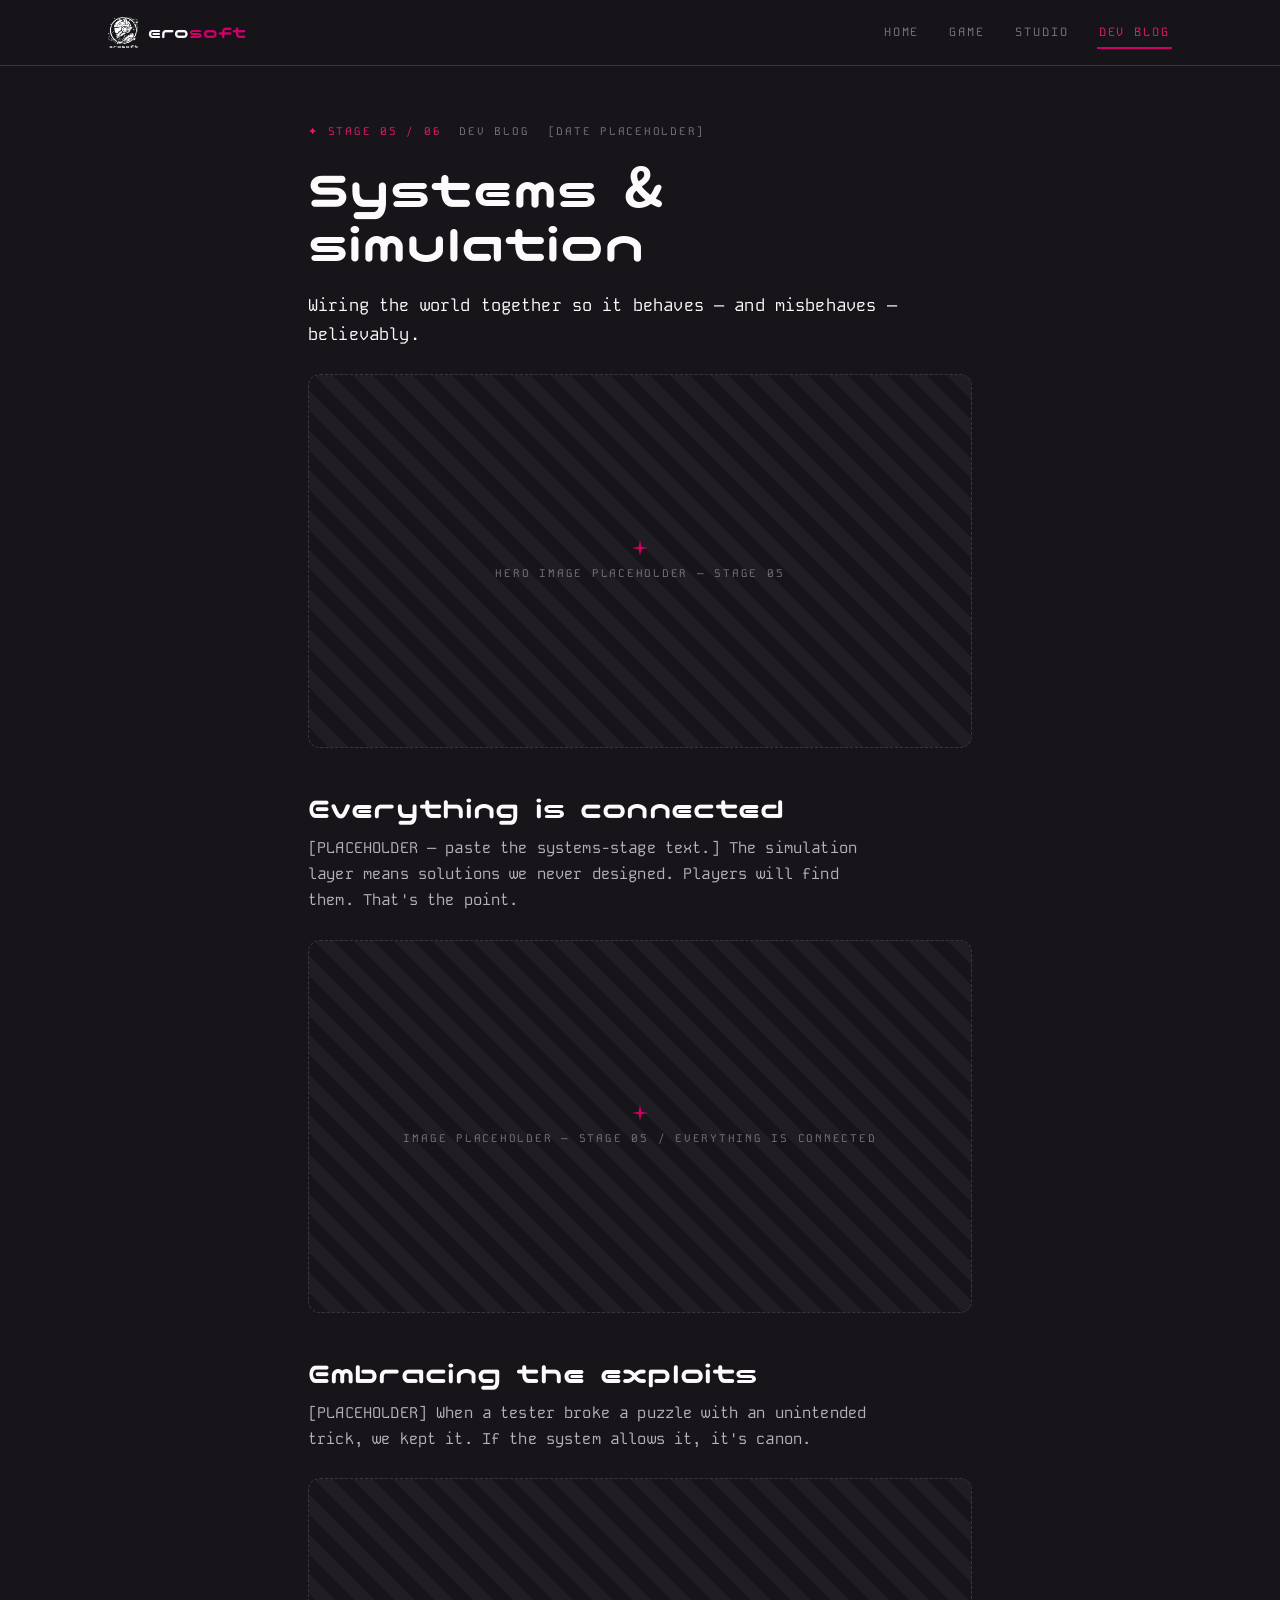
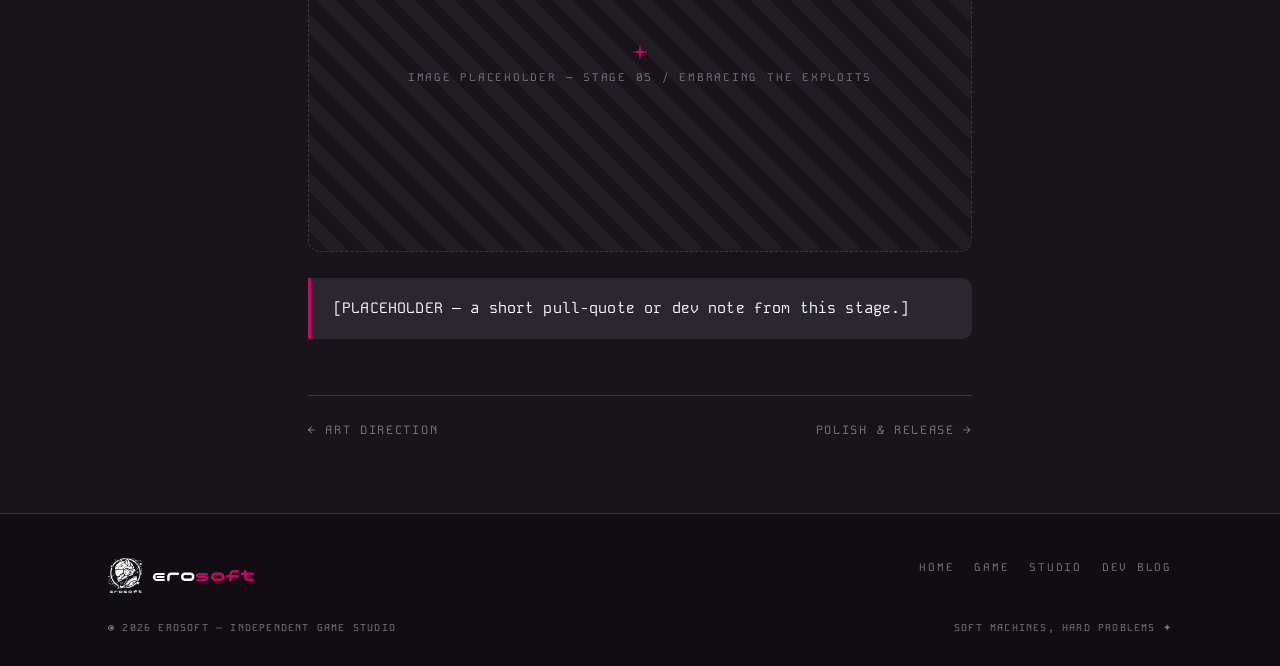
<file: blog/post-05.html>
<!DOCTYPE html>
<html lang="en">
<head>
<meta charset="UTF-8">
<meta name="viewport" content="width=device-width, initial-scale=1.0">
<title>Systems & simulation — erosoft dev blog</title>
<meta name="description" content="Wiring the world together so it behaves — and misbehaves — believably.">
<link rel="icon" type="image/png" href="../assets/img/logo-rose.png">
<link rel="stylesheet" href="../css/style.css">
</head>
<body>

<header class="nav">
  <div class="wrap">
    <a class="brand" href="../index.html">
      <img src="../assets/img/logo-white.png" alt="erosoft mark">
      <span>ero<b>soft</b></span>
    </a>
    <button class="burger" aria-expanded="false" aria-label="Toggle menu">menu</button>
    <nav class="links">
      <a class="item" href="../index.html">Home</a>
      <a class="item" href="../game.html">Game</a>
      <a class="item" href="../studio.html">Studio</a>
      <a class="item active" href="../blog.html">Dev Blog</a>
    </nav>
  </div>
</header>


<article class="article" style="padding-top:calc(var(--nav-h) + 56px)">
    <div class="meta">
      <span class="st">&#10022; Stage 05 / 06</span>
      <span>dev blog</span>
      <span>[date placeholder]</span>
    </div>
    <h1>Systems & simulation</h1>
    <p class="reveal" style="font-size:17px;color:var(--paper)">Wiring the world together so it behaves — and misbehaves — believably.</p>
    <div class="imgph reveal"><svg class="spark" viewBox="0 0 24 24" aria-hidden="true"><path d="M12 0 L14 10 L24 12 L14 14 L12 24 L10 14 L0 12 L10 10 Z" fill="currentColor"/></svg><span>hero image placeholder &mdash; stage 05</span></div>
    <h2 class="reveal">Everything is connected</h2>
    <p class="reveal">[PLACEHOLDER — paste the systems-stage text.] The simulation layer means solutions we never designed. Players will find them. That's the point.</p>
    <div class="imgph reveal"><svg class="spark" viewBox="0 0 24 24" aria-hidden="true"><path d="M12 0 L14 10 L24 12 L14 14 L12 24 L10 14 L0 12 L10 10 Z" fill="currentColor"/></svg><span>image placeholder &mdash; stage 05 / everything is connected</span></div>
    <h2 class="reveal">Embracing the exploits</h2>
    <p class="reveal">[PLACEHOLDER] When a tester broke a puzzle with an unintended trick, we kept it. If the system allows it, it's canon.</p>
    <div class="imgph reveal"><svg class="spark" viewBox="0 0 24 24" aria-hidden="true"><path d="M12 0 L14 10 L24 12 L14 14 L12 24 L10 14 L0 12 L10 10 Z" fill="currentColor"/></svg><span>image placeholder &mdash; stage 05 / embracing the exploits</span></div>
    <blockquote class="reveal">[PLACEHOLDER — a short pull-quote or dev note from this stage.]</blockquote>
    <div class="postnav">
      <a href="post-04.html">&larr; Art direction</a>
      <a href="post-06.html">Polish & release &rarr;</a>
    </div>
</article>


<footer>
  <div class="wrap">
    <div class="cols">
      <div class="fbrand">
        <img src="../assets/img/logo-white.png" alt="">
        <span>ero<b>soft</b></span>
      </div>
      <nav>
        <a href="../index.html">Home</a>
        <a href="../game.html">Game</a>
        <a href="../studio.html">Studio</a>
        <a href="../blog.html">Dev Blog</a>
      </nav>
    </div>
    <div class="legal">
      <span>&copy; 2026 erosoft &mdash; independent game studio</span>
      <span>soft machines, hard problems &#10022;</span>
    </div>
  </div>
</footer>

<script src="../js/main.js"></script>
</body>
</html>
</file>
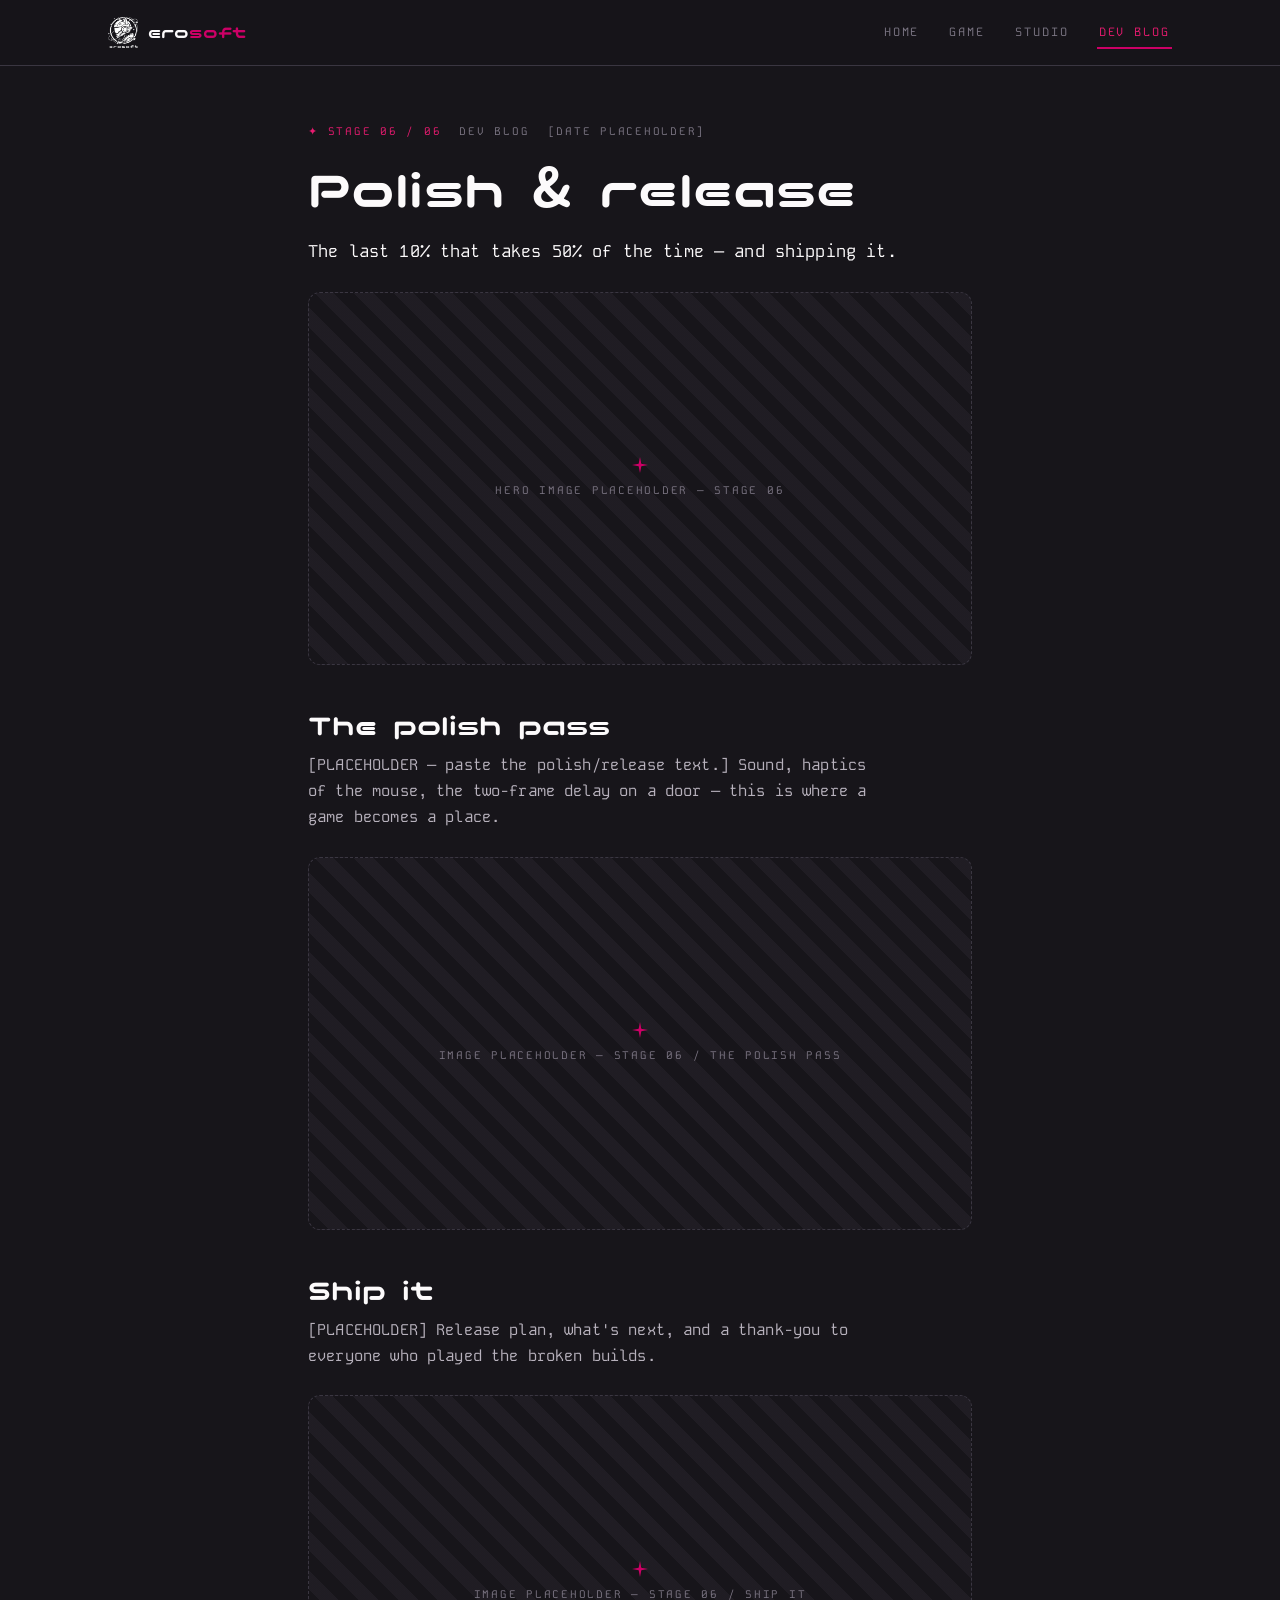
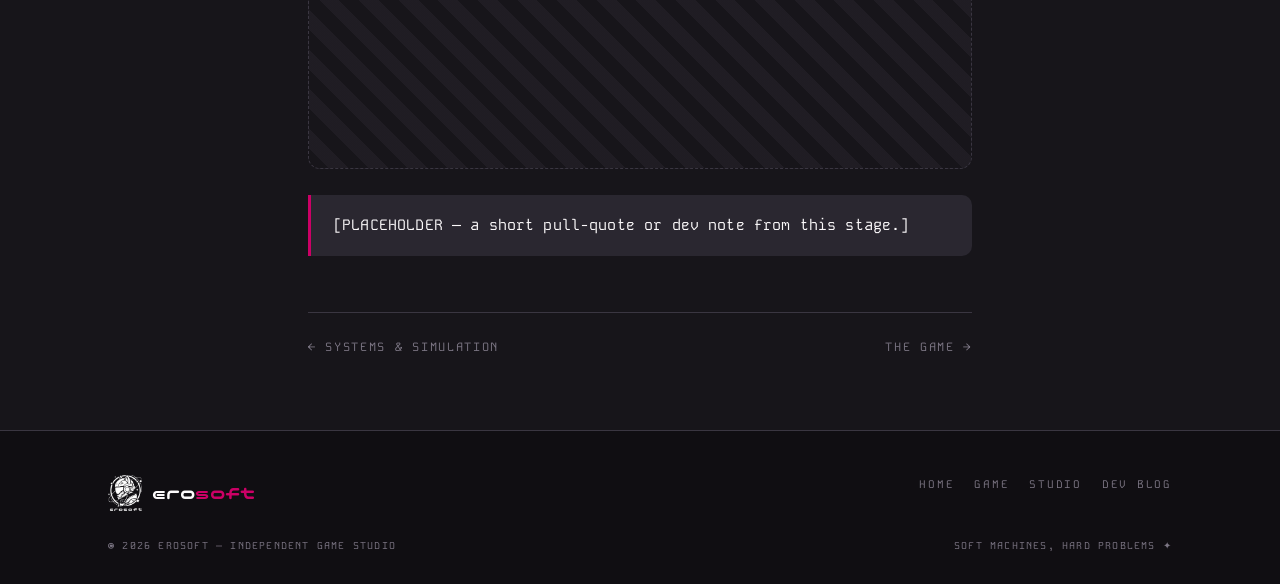
<file: blog/post-06.html>
<!DOCTYPE html>
<html lang="en">
<head>
<meta charset="UTF-8">
<meta name="viewport" content="width=device-width, initial-scale=1.0">
<title>Polish & release — erosoft dev blog</title>
<meta name="description" content="The last 10% that takes 50% of the time — and shipping it.">
<link rel="icon" type="image/png" href="../assets/img/logo-rose.png">
<link rel="stylesheet" href="../css/style.css">
</head>
<body>

<header class="nav">
  <div class="wrap">
    <a class="brand" href="../index.html">
      <img src="../assets/img/logo-white.png" alt="erosoft mark">
      <span>ero<b>soft</b></span>
    </a>
    <button class="burger" aria-expanded="false" aria-label="Toggle menu">menu</button>
    <nav class="links">
      <a class="item" href="../index.html">Home</a>
      <a class="item" href="../game.html">Game</a>
      <a class="item" href="../studio.html">Studio</a>
      <a class="item active" href="../blog.html">Dev Blog</a>
    </nav>
  </div>
</header>


<article class="article" style="padding-top:calc(var(--nav-h) + 56px)">
    <div class="meta">
      <span class="st">&#10022; Stage 06 / 06</span>
      <span>dev blog</span>
      <span>[date placeholder]</span>
    </div>
    <h1>Polish & release</h1>
    <p class="reveal" style="font-size:17px;color:var(--paper)">The last 10% that takes 50% of the time — and shipping it.</p>
    <div class="imgph reveal"><svg class="spark" viewBox="0 0 24 24" aria-hidden="true"><path d="M12 0 L14 10 L24 12 L14 14 L12 24 L10 14 L0 12 L10 10 Z" fill="currentColor"/></svg><span>hero image placeholder &mdash; stage 06</span></div>
    <h2 class="reveal">The polish pass</h2>
    <p class="reveal">[PLACEHOLDER — paste the polish/release text.] Sound, haptics of the mouse, the two-frame delay on a door — this is where a game becomes a place.</p>
    <div class="imgph reveal"><svg class="spark" viewBox="0 0 24 24" aria-hidden="true"><path d="M12 0 L14 10 L24 12 L14 14 L12 24 L10 14 L0 12 L10 10 Z" fill="currentColor"/></svg><span>image placeholder &mdash; stage 06 / the polish pass</span></div>
    <h2 class="reveal">Ship it</h2>
    <p class="reveal">[PLACEHOLDER] Release plan, what's next, and a thank-you to everyone who played the broken builds.</p>
    <div class="imgph reveal"><svg class="spark" viewBox="0 0 24 24" aria-hidden="true"><path d="M12 0 L14 10 L24 12 L14 14 L12 24 L10 14 L0 12 L10 10 Z" fill="currentColor"/></svg><span>image placeholder &mdash; stage 06 / ship it</span></div>
    <blockquote class="reveal">[PLACEHOLDER — a short pull-quote or dev note from this stage.]</blockquote>
    <div class="postnav">
      <a href="post-05.html">&larr; Systems & simulation</a>
      <a href="../game.html">The game &rarr;</a>
    </div>
</article>


<footer>
  <div class="wrap">
    <div class="cols">
      <div class="fbrand">
        <img src="../assets/img/logo-white.png" alt="">
        <span>ero<b>soft</b></span>
      </div>
      <nav>
        <a href="../index.html">Home</a>
        <a href="../game.html">Game</a>
        <a href="../studio.html">Studio</a>
        <a href="../blog.html">Dev Blog</a>
      </nav>
    </div>
    <div class="legal">
      <span>&copy; 2026 erosoft &mdash; independent game studio</span>
      <span>soft machines, hard problems &#10022;</span>
    </div>
  </div>
</footer>

<script src="../js/main.js"></script>
</body>
</html>
</file>
<file: css/style.css>
/* ============================================================
   erosoft — site stylesheet
   VI tokens: Ink #17151A · Graphite #2A2730 · Paper #FCFAFB
              Rose #CC0066 · Rose Hot #E81B70 · Blush #FBE4EF
   Type: Nico Moji (display) · Kode Mono (body/UI)
   ============================================================ */

@font-face{
  font-family:'Nico Moji';
  src:url('../assets/fonts/NicoMoji.woff2') format('woff2');
  font-weight:400;font-style:normal;font-display:swap;
}
@font-face{
  font-family:'Kode Mono';
  src:url('../assets/fonts/KodeMono.woff2') format('woff2');
  font-weight:400 700;font-style:normal;font-display:swap;
}

:root{
  --ink:#17151A;
  --ink-deep:#100E12;
  --graphite:#2A2730;
  --line:#3A3641;
  --rose:#CC0066;
  --rose-hot:#E81B70;
  --blush:#FBE4EF;
  --paper:#FCFAFB;
  --paper-dim:#B7B1BC;
  --paper-mute:#7C7684;
  --display:'Nico Moji', system-ui, sans-serif;
  --mono:'Kode Mono', ui-monospace, 'SF Mono', monospace;
  --ease:cubic-bezier(.22,1,.36,1);
  --nav-h:66px;
}

*{box-sizing:border-box}
html{scroll-behavior:smooth}
body{
  margin:0;background:var(--ink);color:var(--paper);
  font-family:var(--mono);font-size:15px;line-height:1.7;letter-spacing:.01em;
  -webkit-font-smoothing:antialiased;
  overflow-x:hidden;
}
img{max-width:100%;display:block}
a{color:inherit}
::selection{background:var(--rose);color:#fff}

/* ---------- utilities ---------- */
.wrap{max-width:1160px;margin:0 auto;padding:0 clamp(20px,4vw,48px)}
.eyebrow{
  font-size:11px;letter-spacing:.28em;text-transform:uppercase;color:var(--rose-hot);
  display:flex;align-items:center;gap:10px;margin:0 0 18px;
}
.spark{width:11px;height:11px;flex:none;color:var(--rose)}
h1,h2,h3.display{font-family:var(--display);font-weight:400;margin:0}
h2{font-size:clamp(28px,4.6vw,46px);line-height:1.02;margin-bottom:14px}
p{color:var(--paper-dim);margin:0 0 16px;max-width:64ch}
p strong{color:var(--paper)}
.rose{color:var(--rose)}
.section{padding:clamp(64px,10vw,110px) 0;position:relative}
.hairline{border:none;border-top:1px solid var(--line);margin:0}

/* reveal-on-scroll */
.reveal{opacity:0;transform:translateY(22px);transition:opacity .7s var(--ease),transform .7s var(--ease)}
.reveal.in{opacity:1;transform:none}
@media (prefers-reduced-motion:reduce){
  html{scroll-behavior:auto}
  .reveal{opacity:1;transform:none;transition:none}
  *,*::before,*::after{animation:none!important;transition:none!important}
}

/* ---------- HUD nav ---------- */
.nav{
  position:fixed;top:0;left:0;right:0;z-index:40;height:var(--nav-h);
  display:flex;align-items:center;
  background:rgba(23,21,26,.82);backdrop-filter:blur(12px);
  border-bottom:1px solid var(--line);
  transition:transform .35s var(--ease);
}
.nav.hidden{transform:translateY(-100%)}
.nav .wrap{width:100%;display:flex;align-items:center;gap:26px}
.nav .brand{display:flex;align-items:center;gap:10px;text-decoration:none;margin-right:auto}
.nav .brand img{width:30px;height:auto}
.nav .brand span{font-family:var(--display);font-size:18px;line-height:1;color:var(--paper)}
.nav .brand b{color:var(--rose);font-weight:400}
.nav a.item{
  position:relative;text-decoration:none;color:var(--paper-mute);
  font-size:12px;letter-spacing:.16em;text-transform:uppercase;padding:8px 2px;
  transition:color .2s;
}
.nav a.item::after{
  content:"";position:absolute;left:0;right:100%;bottom:2px;height:2px;background:var(--rose);
  transition:right .3s var(--ease);
}
.nav a.item:hover{color:var(--paper)}
.nav a.item:hover::after,.nav a.item.active::after{right:0}
.nav a.item.active{color:var(--rose-hot)}
.nav .burger{display:none;background:none;border:1px solid var(--line);border-radius:8px;color:var(--paper);font-family:var(--mono);font-size:11px;letter-spacing:.2em;padding:8px 12px;cursor:pointer}
@media(max-width:760px){
  .nav .links{
    position:fixed;top:var(--nav-h);left:0;right:0;background:var(--ink-deep);
    display:none;flex-direction:column;padding:18px clamp(20px,4vw,48px) 26px;gap:4px;
    border-bottom:1px solid var(--line);
  }
  .nav .links.open{display:flex}
  .nav .burger{display:block}
}
@media(min-width:761px){
  .nav .links{display:flex;gap:26px;align-items:center}
}

/* ---------- buttons ---------- */
.btn{
  --btn-bg:var(--rose);
  position:relative;display:inline-flex;align-items:center;gap:12px;
  font-family:var(--mono);font-weight:600;font-size:13px;letter-spacing:.18em;text-transform:uppercase;
  color:#fff;background:var(--btn-bg);text-decoration:none;
  padding:16px 30px;border:none;border-radius:4px;cursor:pointer;
  clip-path:polygon(10px 0,100% 0,100% calc(100% - 10px),calc(100% - 10px) 100%,0 100%,0 10px);
  transition:background .2s,transform .2s var(--ease);
  overflow:hidden;
}
.btn::before{ /* sweep */
  content:"";position:absolute;top:0;bottom:0;left:-40%;width:30%;
  background:linear-gradient(100deg,transparent,rgba(255,255,255,.35),transparent);
  transform:skewX(-18deg);transition:left .45s var(--ease);
}
.btn:hover{background:var(--rose-hot);transform:translateY(-2px)}
.btn:hover::before{left:120%}
.btn:focus-visible{outline:2px solid var(--paper);outline-offset:3px}
.btn.ghost{
  --btn-bg:transparent;color:var(--paper);
  box-shadow:inset 0 0 0 1px var(--line);
}
.btn.ghost:hover{box-shadow:inset 0 0 0 1px var(--rose);color:var(--rose-hot);background:transparent}
.btn .k{font-size:15px}

/* ---------- HUD frame corners ---------- */
.hud{position:relative}
.hud::before,.hud::after{
  content:"";position:absolute;width:16px;height:16px;border:1px solid var(--rose);opacity:.65;pointer-events:none;
}
.hud::before{top:10px;left:10px;border-right:none;border-bottom:none}
.hud::after{bottom:10px;right:10px;border-left:none;border-top:none}

/* ---------- hero (home) ---------- */
.hero{
  min-height:100svh;display:flex;align-items:center;position:relative;overflow:hidden;
  padding-top:var(--nav-h);
  background:
    radial-gradient(90% 120% at 82% 10%, rgba(204,0,102,.14) 0%, transparent 55%),
    var(--ink);
}
.hero .grid-bg{
  position:absolute;inset:0;pointer-events:none;opacity:.5;
  background-image:
    linear-gradient(var(--line) 1px,transparent 1px),
    linear-gradient(90deg,var(--line) 1px,transparent 1px);
  background-size:56px 56px;
  mask-image:radial-gradient(80% 70% at 50% 40%,rgba(0,0,0,.5),transparent 75%);
  -webkit-mask-image:radial-gradient(80% 70% at 50% 40%,rgba(0,0,0,.5),transparent 75%);
}
.starfield{position:absolute;inset:0;pointer-events:none;z-index:0}
.starfield .s{position:absolute;color:var(--rose);opacity:0;animation:twinkle 4.5s ease-in-out infinite}
@keyframes twinkle{0%,100%{opacity:.05;transform:scale(.75)}50%{opacity:.35;transform:scale(1)}}
.hero .wrap{position:relative;z-index:1;display:grid;grid-template-columns:1.05fr .95fr;gap:40px;align-items:center;padding-top:30px;padding-bottom:60px}
.hero h1{font-size:clamp(52px,9vw,110px);line-height:.88}
.hero h1 b{color:var(--rose);font-weight:400}
.hero .tag{font-size:clamp(14px,1.8vw,18px);color:var(--rose-hot);margin:18px 0 26px;letter-spacing:.03em}
.hero .cta-row{display:flex;gap:14px;flex-wrap:wrap;margin-top:8px}
.hero .status{
  margin-top:34px;display:inline-flex;gap:14px;align-items:center;
  font-size:11px;letter-spacing:.14em;text-transform:uppercase;color:var(--paper-mute);
}
.hero .status .dot{width:8px;height:8px;border-radius:50%;background:var(--rose-hot);animation:pulse 2s infinite}
@keyframes pulse{0%,100%{box-shadow:0 0 0 0 rgba(232,27,112,.5)}50%{box-shadow:0 0 0 7px rgba(232,27,112,0)}}
.hero .mark-wrap{display:flex;justify-content:center}
.hero .mark{width:clamp(220px,30vw,380px);height:auto;animation:float 7s ease-in-out infinite;filter:drop-shadow(0 24px 60px rgba(204,0,102,.25))}
@keyframes float{0%,100%{transform:translateY(0)}50%{transform:translateY(-16px)}}
@media(max-width:860px){
  .hero .wrap{grid-template-columns:1fr;text-align:left}
  .hero .mark-wrap{order:-1}
  .hero .mark{width:180px}
}

/* marquee strip */
.marquee{
  border-top:1px solid var(--line);border-bottom:1px solid var(--line);
  overflow:hidden;background:var(--ink-deep);padding:12px 0;
}
.marquee .track{display:flex;gap:48px;width:max-content;animation:scroll 28s linear infinite}
.marquee span{font-size:11px;letter-spacing:.3em;text-transform:uppercase;color:var(--paper-mute);white-space:nowrap}
.marquee span i{color:var(--rose);font-style:normal;margin-right:48px}
@keyframes scroll{to{transform:translateX(-50%)}}

/* ---------- cards ---------- */
.cardgrid{display:grid;grid-template-columns:repeat(3,1fr);gap:18px}
@media(max-width:860px){.cardgrid{grid-template-columns:1fr}}
.card{
  background:var(--graphite);border:1px solid var(--line);border-radius:12px;padding:26px;
  transition:transform .3s var(--ease),border-color .3s;
}
.card:hover{transform:translateY(-5px);border-color:var(--rose)}
.card h3{font-family:var(--mono);font-weight:600;font-size:13px;letter-spacing:.14em;text-transform:uppercase;margin:0 0 10px;color:var(--paper)}
.card .num{font-family:var(--display);font-size:26px;color:var(--rose);display:block;margin-bottom:14px}
.card p{font-size:14px;margin:0}

/* game feature panel (home) */
.feature{
  display:grid;grid-template-columns:1.1fr .9fr;gap:clamp(24px,4vw,56px);align-items:center;
}
@media(max-width:860px){.feature{grid-template-columns:1fr}}
.screen{
  position:relative;border-radius:14px;overflow:hidden;border:1px solid var(--line);
  background:var(--ink-deep);
}
.screen img{width:100%;height:auto;transition:transform .6s var(--ease)}
.screen:hover img{transform:scale(1.03)}
.screen .scan{ /* subtle scanline overlay = game-ui feel */
  position:absolute;inset:0;pointer-events:none;opacity:.18;
  background:repeating-linear-gradient(0deg,transparent 0 3px,rgba(0,0,0,.5) 3px 4px);
}
.screen .chip{
  position:absolute;top:12px;left:12px;font-size:10px;letter-spacing:.18em;text-transform:uppercase;
  background:rgba(23,21,26,.75);border:1px solid var(--line);color:var(--rose-hot);
  padding:5px 10px;border-radius:4px;backdrop-filter:blur(6px);
}

/* ---------- page hero (inner pages) ---------- */
.pagehead{
  padding:calc(var(--nav-h) + clamp(56px,9vw,96px)) 0 clamp(40px,6vw,64px);
  border-bottom:1px solid var(--line);position:relative;overflow:hidden;
  background:radial-gradient(70% 120% at 85% 0%,rgba(204,0,102,.12),transparent 60%),var(--ink);
}
.pagehead h1{font-size:clamp(40px,7vw,76px);line-height:.95}
.pagehead h1 b{color:var(--rose);font-weight:400}
.pagehead .sub{margin-top:16px;font-size:16px;color:var(--paper-dim);max-width:60ch}

/* ---------- studio ---------- */
.values{display:grid;grid-template-columns:repeat(3,1fr);gap:18px;margin-top:36px}
@media(max-width:860px){.values{grid-template-columns:1fr}}
.socialgrid{display:grid;grid-template-columns:repeat(auto-fill,minmax(150px,1fr));gap:14px;margin-top:28px}
.social{
  display:flex;align-items:center;gap:12px;text-decoration:none;
  background:var(--graphite);border:1px solid var(--line);border-radius:10px;padding:16px;
  font-size:12px;letter-spacing:.1em;text-transform:uppercase;color:var(--paper-dim);
  transition:border-color .25s,color .25s,transform .25s var(--ease);
}
.social:hover{border-color:var(--rose);color:var(--rose-hot);transform:translateY(-3px)}
.social svg{width:20px;height:20px;flex:none;color:var(--rose)}

/* ---------- game page ---------- */
.gamehero{
  padding-top:var(--nav-h);min-height:92svh;display:flex;align-items:flex-end;position:relative;overflow:hidden;
}
.gamehero .bg{position:absolute;inset:0}
.gamehero .bg img{width:100%;height:100%;object-fit:cover;object-position:center}
.gamehero .bg::after{
  content:"";position:absolute;inset:0;
  background:linear-gradient(180deg,rgba(23,21,26,.35) 0%,rgba(23,21,26,.65) 55%,var(--ink) 96%);
}
.gamehero .wrap{position:relative;z-index:1;padding-bottom:64px;width:100%}
.gamehero .title{font-size:clamp(44px,8vw,96px);line-height:.9}
.gamehero .title b{color:var(--rose-hot);font-weight:400}
.gamehero .pitch{font-size:clamp(15px,2vw,19px);color:var(--paper);max-width:52ch;margin:18px 0 26px}
.badge-row{display:flex;gap:10px;flex-wrap:wrap;margin-top:22px}
.badge{
  font-size:10px;letter-spacing:.16em;text-transform:uppercase;color:var(--paper-dim);
  border:1px solid var(--line);border-radius:30px;padding:6px 14px;background:rgba(23,21,26,.6);
}
.videoframe{
  position:relative;border-radius:14px;overflow:hidden;border:1px solid var(--line);
  aspect-ratio:16/9;background:var(--ink-deep);display:flex;align-items:center;justify-content:center;
}
.videoframe video,.videoframe img{width:100%;height:100%;object-fit:cover}
.videoframe .play{
  position:absolute;width:76px;height:76px;border-radius:50%;border:none;cursor:pointer;
  background:var(--rose);color:#fff;display:flex;align-items:center;justify-content:center;
  transition:transform .25s var(--ease),background .2s;
}
.videoframe .play:hover{transform:scale(1.1);background:var(--rose-hot)}
.videoframe .play svg{width:26px;height:26px;margin-left:4px}
.shots{display:grid;grid-template-columns:repeat(3,1fr);gap:14px}
@media(max-width:860px){.shots{grid-template-columns:1fr}}
.dlband{
  margin:0;padding:clamp(56px,9vw,96px) 0;text-align:center;
  background:radial-gradient(60% 130% at 50% 100%,rgba(204,0,102,.2),transparent 70%),var(--ink-deep);
  border-top:1px solid var(--line);
}
.dlband h2{margin-bottom:10px}
.dlband .stores{display:flex;gap:14px;justify-content:center;flex-wrap:wrap;margin-top:26px}

/* ---------- dev blog ---------- */
.postlist{display:grid;gap:16px;margin-top:8px}
.postcard{
  display:grid;grid-template-columns:150px 1fr auto;gap:22px;align-items:center;
  text-decoration:none;background:var(--graphite);border:1px solid var(--line);border-radius:12px;
  padding:18px;transition:border-color .25s,transform .25s var(--ease);
}
.postcard:hover{border-color:var(--rose);transform:translateX(6px)}
.postcard .thumb{aspect-ratio:16/10;border-radius:8px;overflow:hidden;background:var(--ink-deep);border:1px solid var(--line)}
.postcard .thumb img{width:100%;height:100%;object-fit:cover}
.postcard .stage{font-size:10px;letter-spacing:.2em;text-transform:uppercase;color:var(--rose-hot)}
.postcard h3{font-family:var(--display);font-weight:400;font-size:21px;color:var(--paper);margin:6px 0 6px}
.postcard p{font-size:13px;margin:0;color:var(--paper-mute)}
.postcard .arrow{font-size:22px;color:var(--rose);transition:transform .25s var(--ease)}
.postcard:hover .arrow{transform:translateX(5px)}
@media(max-width:700px){.postcard{grid-template-columns:1fr}.postcard .arrow{display:none}}

/* post article */
.article{max-width:760px;margin:0 auto;padding:clamp(40px,7vw,72px) clamp(20px,4vw,48px)}
.article .meta{display:flex;gap:18px;font-size:11px;letter-spacing:.16em;text-transform:uppercase;color:var(--paper-mute);margin-bottom:20px;flex-wrap:wrap}
.article .meta .st{color:var(--rose-hot)}
.article h1{font-size:clamp(32px,5.4vw,54px);line-height:1;margin-bottom:22px}
.article h2{font-size:clamp(22px,3.4vw,30px);margin:44px 0 12px}
.article p{font-size:15.5px}
.article .imgph{
  aspect-ratio:16/9;border:1px dashed var(--line);border-radius:12px;margin:26px 0;
  display:flex;flex-direction:column;align-items:center;justify-content:center;gap:8px;
  color:var(--paper-mute);font-size:11px;letter-spacing:.16em;text-transform:uppercase;
  background:repeating-linear-gradient(45deg,transparent 0 14px,rgba(58,54,65,.25) 14px 28px);
}
.article .imgph .spark{width:16px;height:16px}
.article blockquote{
  margin:26px 0;padding:18px 22px;border-left:3px solid var(--rose);
  background:var(--graphite);border-radius:0 10px 10px 0;color:var(--paper);
}
.postnav{display:flex;justify-content:space-between;gap:14px;margin-top:56px;padding-top:24px;border-top:1px solid var(--line);flex-wrap:wrap}
.postnav a{text-decoration:none;font-size:12px;letter-spacing:.14em;text-transform:uppercase;color:var(--paper-mute);transition:color .2s}
.postnav a:hover{color:var(--rose-hot)}

/* ---------- footer ---------- */
footer{
  border-top:1px solid var(--line);background:var(--ink-deep);
  padding:44px 0 30px;margin-top:0;
}
footer .cols{display:flex;justify-content:space-between;gap:26px;flex-wrap:wrap;align-items:flex-start}
footer .fbrand{display:flex;align-items:center;gap:10px}
footer .fbrand img{width:34px}
footer .fbrand span{font-family:var(--display);font-size:19px}
footer .fbrand b{color:var(--rose);font-weight:400}
footer nav{display:flex;gap:20px;flex-wrap:wrap}
footer nav a{font-size:11px;letter-spacing:.16em;text-transform:uppercase;color:var(--paper-mute);text-decoration:none;transition:color .2s}
footer nav a:hover{color:var(--rose-hot)}
footer .legal{margin-top:26px;font-size:10px;letter-spacing:.12em;text-transform:uppercase;color:var(--paper-mute);display:flex;justify-content:space-between;gap:12px;flex-wrap:wrap}
</file>
